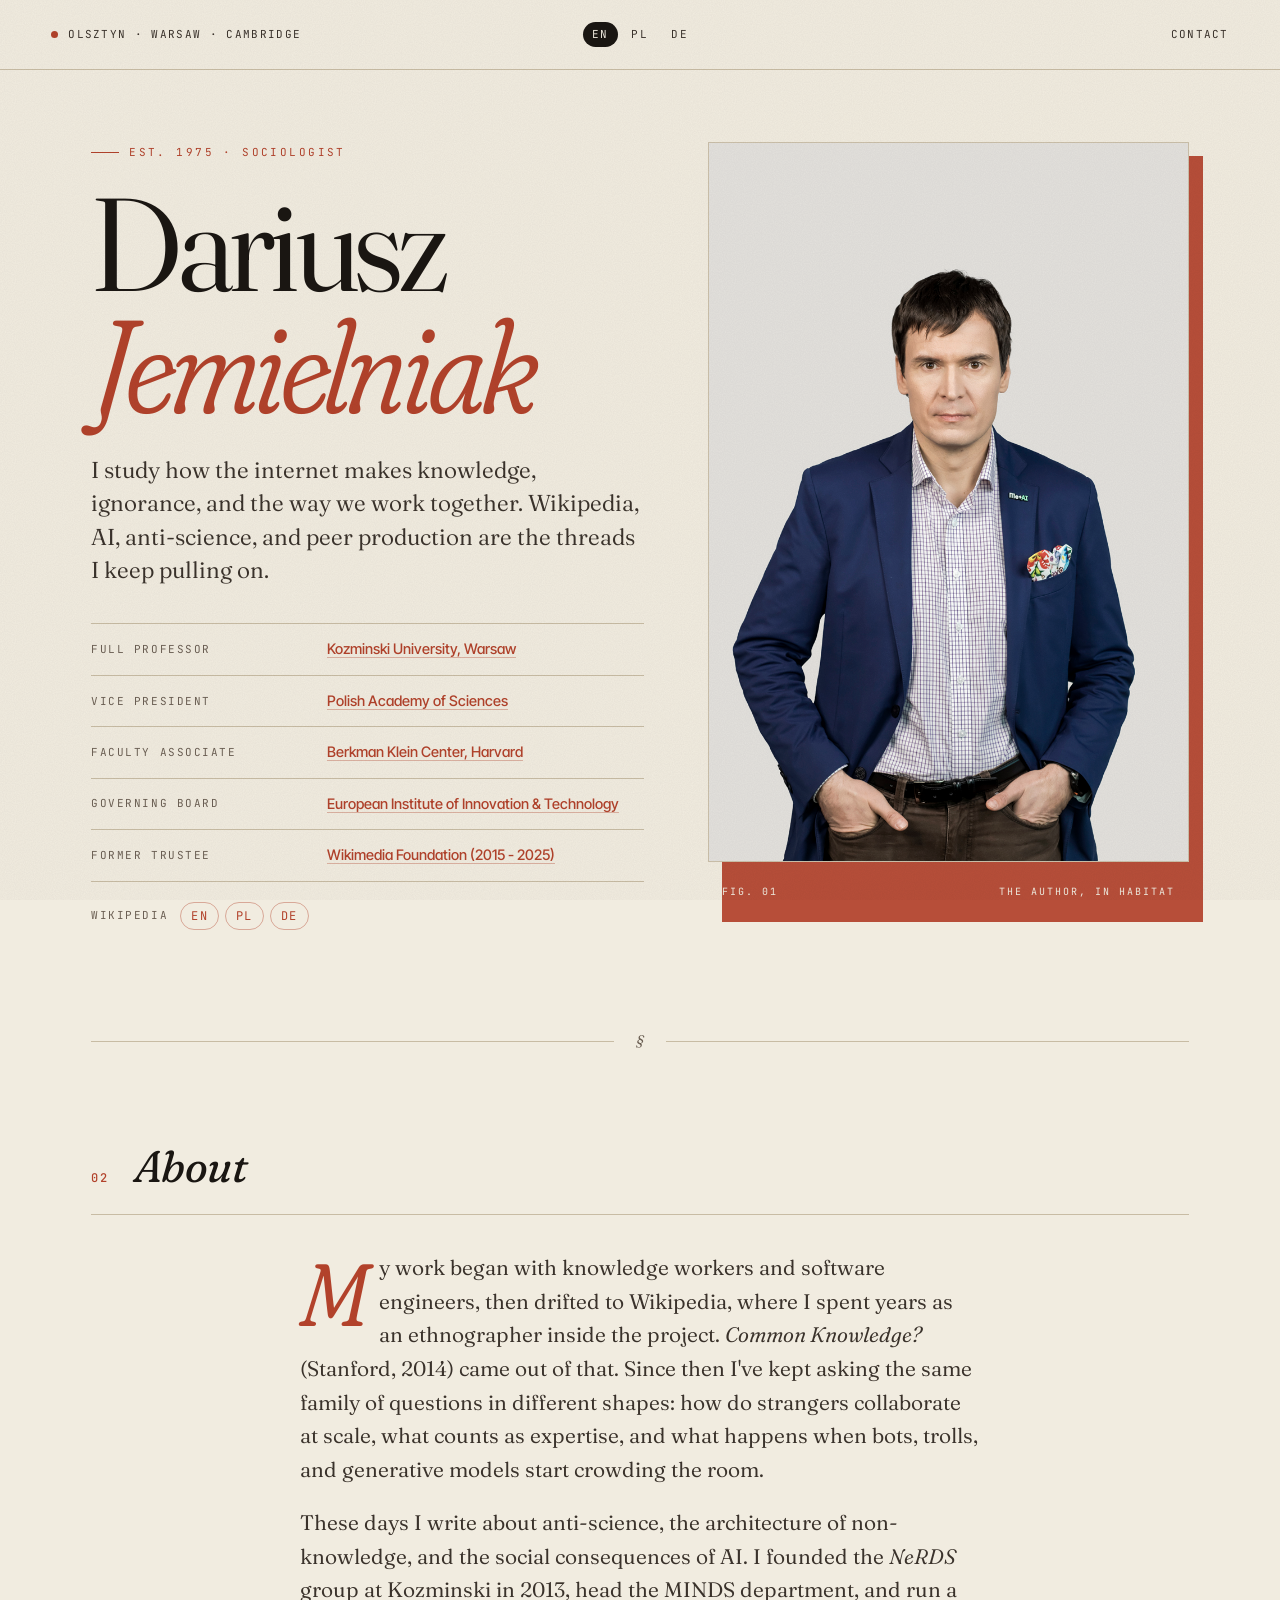
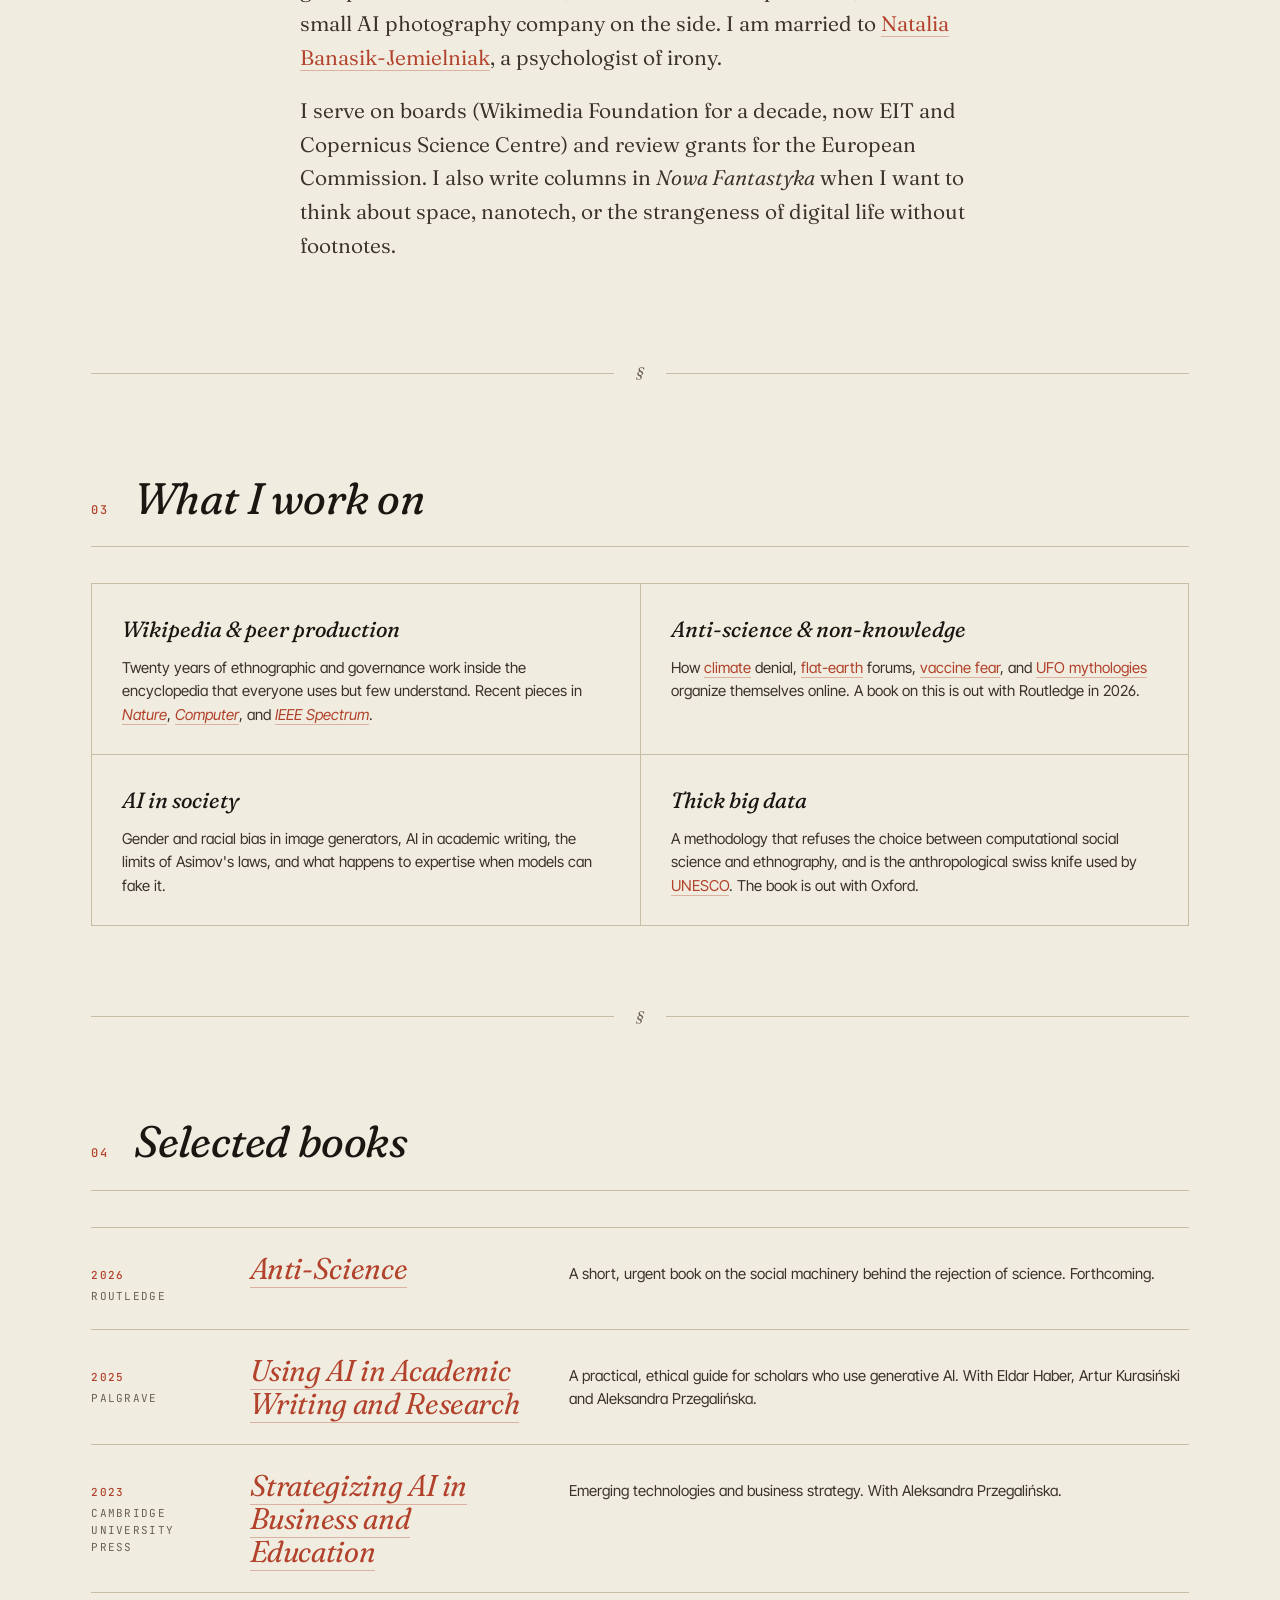
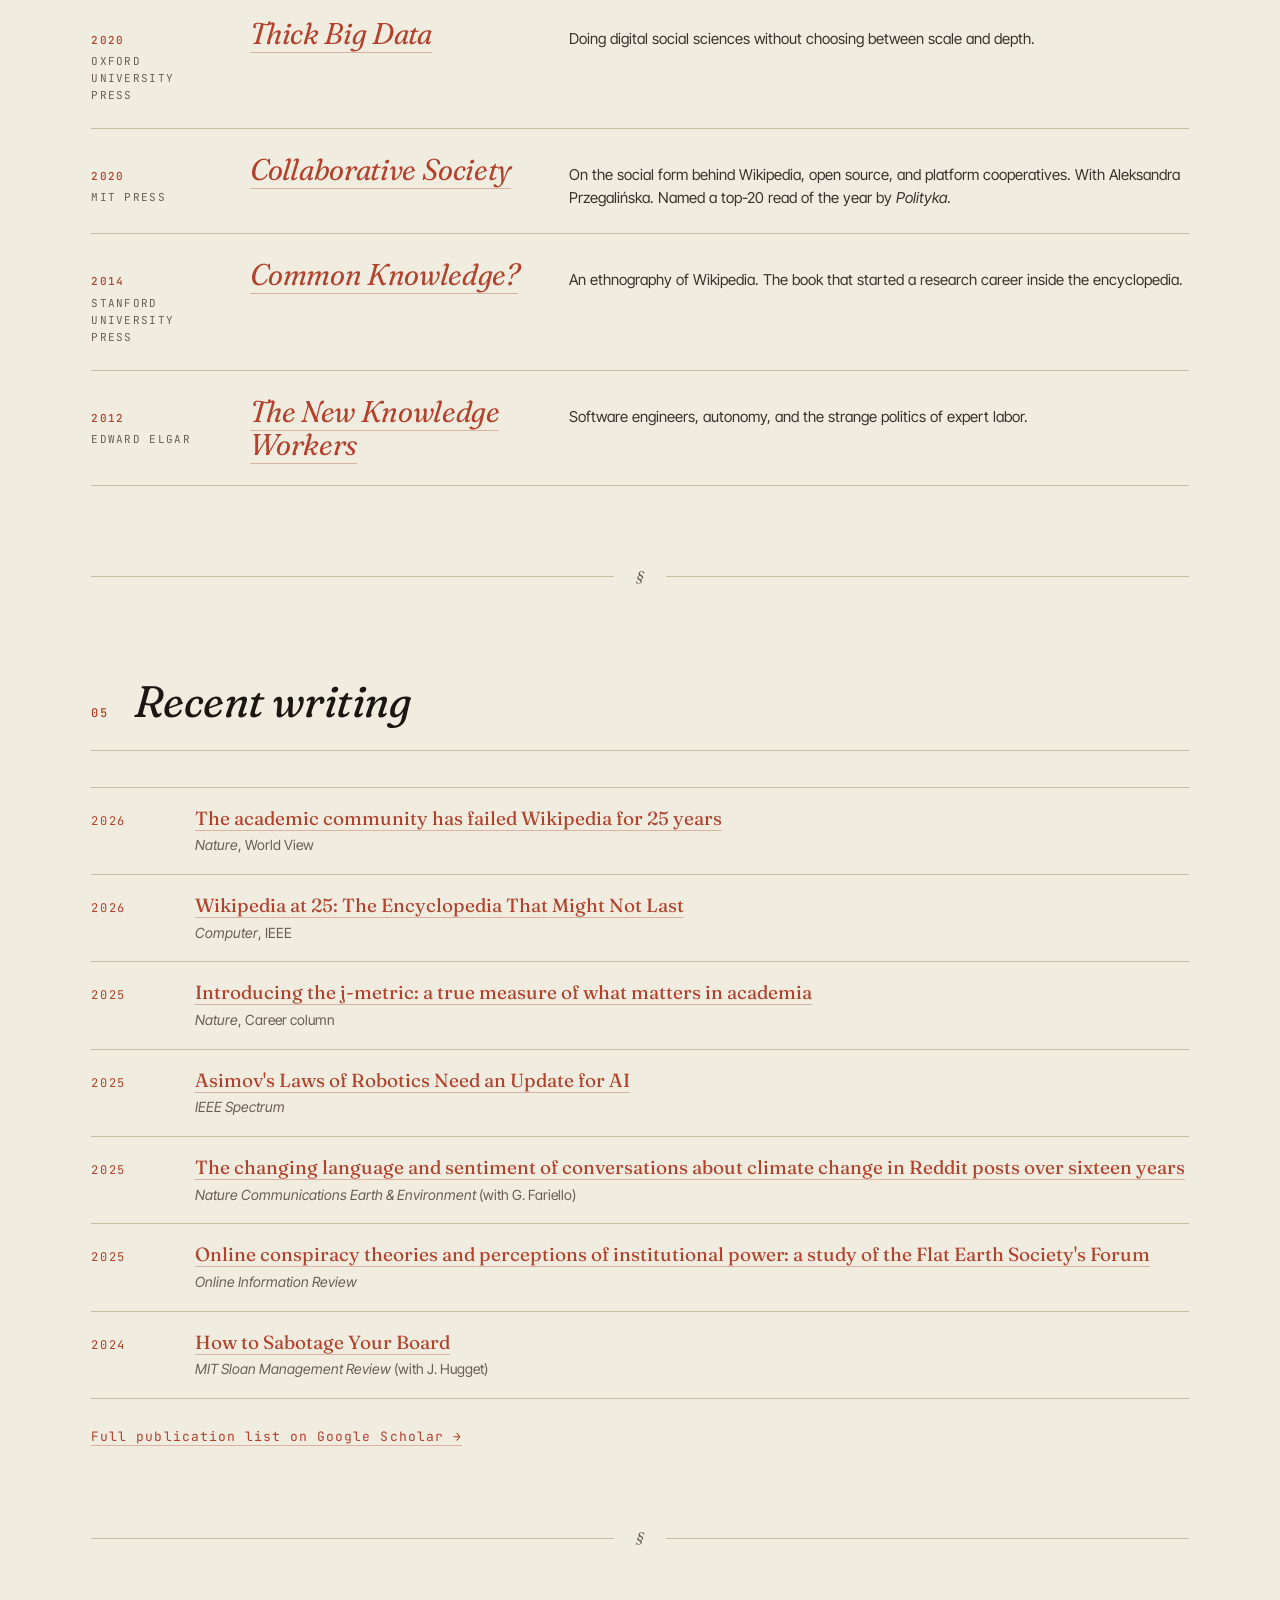
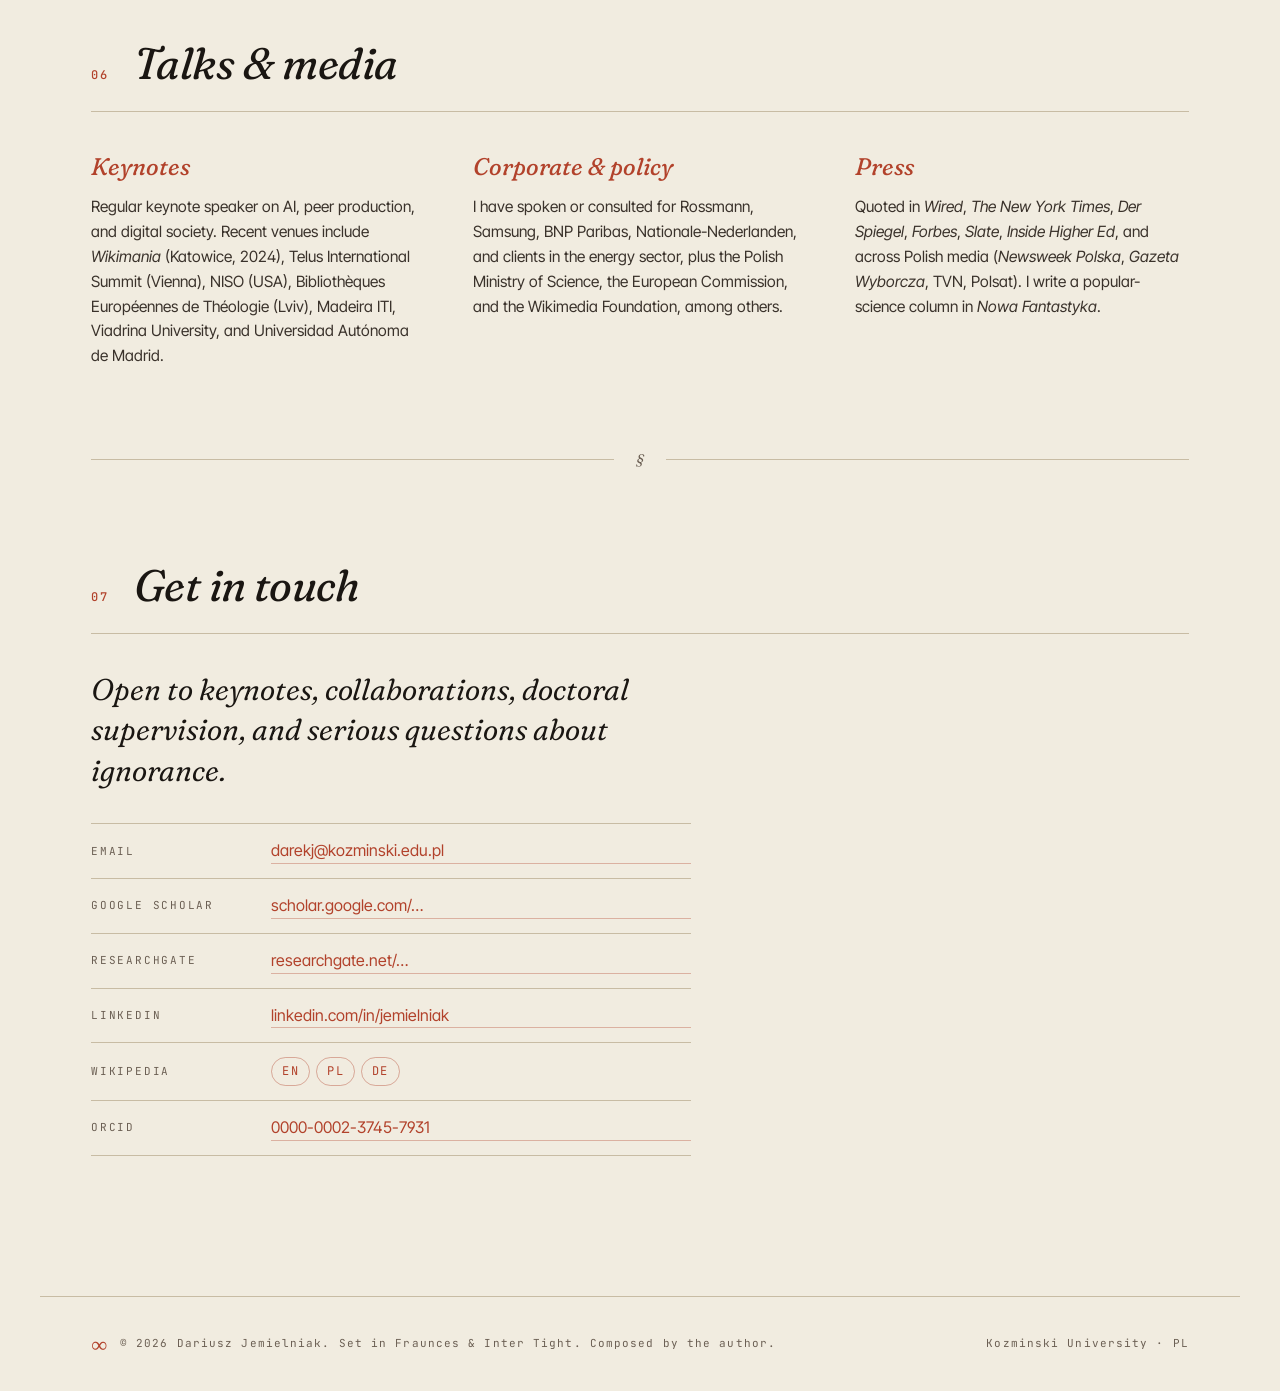
<file: index.html>
<!doctype html>
<html lang="en">
<head>
  <meta charset="utf-8" />
  <meta name="viewport" content="width=device-width, initial-scale=1" />
  <title>Dariusz Jemielniak</title>
  <meta name="description" content="Dariusz Jemielniak: sociologist of digital societies. Full Professor at Kozminski University, Vice President of the Polish Academy of Sciences, Faculty Associate at Harvard's Berkman Klein Center." />
  <meta name="author" content="Dariusz Jemielniak" />

  <meta property="og:title" content="Dariusz Jemielniak" />
  <meta property="og:description" content="Sociologist of digital societies. Wikipedia, AI, and the architecture of non-knowledge." />
  <meta property="og:type" content="profile" />
  <meta property="og:image" content="https://jemielniak.org/assets/portrait.jpg" />
  <meta name="twitter:card" content="summary_large_image" />
  <meta property="og:url" content="https://jemielniak.org/" />
  <meta name="twitter:image" content="https://jemielniak.org/assets/portrait.jpg" />

  <link rel="canonical" href="https://jemielniak.org/" />
  <link rel="alternate" hreflang="en" href="https://jemielniak.org/" />
  <link rel="alternate" hreflang="pl" href="https://jemielniak.org/pl/" />
  <link rel="alternate" hreflang="de" href="https://jemielniak.org/de/" />
  <link rel="alternate" hreflang="x-default" href="https://jemielniak.org/" />

  <link rel="preconnect" href="https://fonts.googleapis.com" />
  <link rel="preconnect" href="https://fonts.gstatic.com" crossorigin />
  <link href="https://fonts.googleapis.com/css2?family=Fraunces:opsz,wght,SOFT,WONK@9..144,300..900,0..100,0..1&family=Inter+Tight:wght@300;400;500;600&family=JetBrains+Mono:wght@400;500&display=swap" rel="stylesheet" />

  <link rel="stylesheet" href="styles.css" />
  <link rel="icon" type="image/svg+xml" href="data:image/svg+xml,%3Csvg xmlns='http://www.w3.org/2000/svg' viewBox='0 0 100 100'%3E%3Ctext x='50' y='68' text-anchor='middle' font-family='Georgia,serif' font-size='72' font-style='italic' fill='%23B2422B'%3Edj%3C/text%3E%3C/svg%3E" />

  <script>
    // Set early so the reveal CSS applies only when JS is on.
    document.documentElement.classList.add("js");
  </script>
  <script type="application/ld+json">
{
  "@context": "https://schema.org",
  "@type": "Person",
  "name": "Dariusz Jemielniak",
  "url": "https://jemielniak.org/",
  "image": "https://jemielniak.org/assets/portrait.jpg",
  "jobTitle": "Sociologist",
  "description": "Sociologist of digital societies. Full Professor at Kozminski University, Vice President of the Polish Academy of Sciences, Faculty Associate at Harvard's Berkman Klein Center.",
  "affiliation": {
    "@type": "Organization",
    "name": "Kozminski University"
  },
  "sameAs": [
    "https://en.wikipedia.org/wiki/Dariusz_Jemielniak",
    "https://pl.wikipedia.org/wiki/Dariusz_Jemielniak",
    "https://de.wikipedia.org/wiki/Dariusz_Jemielniak",
    "https://scholar.google.com/citations?user=rqW2VUsAAAAJ",
    "https://orcid.org/0000-0002-3745-7931",
    "https://www.researchgate.net/profile/Dariusz-Jemielniak",
    "https://www.linkedin.com/in/jemielniak/",
    "https://cyber.harvard.edu/people/djemielniak",
    "https://pan.pl/en/members/dariusz-jemielniak/"
  ]
}
  </script>
</head>
<body>

<div class="grain" aria-hidden="true"></div>

<header class="masthead">
  <div class="mast-left">
    <span class="meta-dot"></span>
    <span class="meta-text">Olsztyn &middot; Warsaw &middot; Cambridge</span>
  </div>
  <div class="mast-center">
    <nav class="lang-switch" aria-label="Language">
      <span class="current" aria-current="page">EN</span>
      <a href="/pl/" hreflang="pl">PL</a>
      <a href="/de/" hreflang="de">DE</a>
    </nav>
  </div>
  <div class="mast-right">
    <a href="#contact">Contact</a>
  </div>
</header>

<main>

  <!-- ============ HERO ============ -->
  <section class="hero">
    <div class="hero-grid">
      <div class="hero-text">
        <p class="kicker">Est. 1975 &middot; Sociologist</p>
        <h1 class="display">
          Dariusz<br />
          <em>Jemielniak</em>
        </h1>
        <p class="lede">
          I study how the internet makes knowledge, ignorance, and the way we work together. Wikipedia, AI, anti-science, and peer production are the threads I keep pulling on.
        </p>
        <ul class="roles">
          <li><span class="role-label">Full Professor</span><span class="role-org"><a href="https://www.kozminski.edu.pl/en/community/card/prof-dariusz-jemielniak" target="_blank" rel="noopener">Kozminski University, Warsaw</a></span></li>
          <li><span class="role-label">Vice President</span><span class="role-org"><a href="https://pan.pl/en/members/dariusz-jemielniak/" target="_blank" rel="noopener">Polish Academy of Sciences</a></span></li>
          <li><span class="role-label">Faculty Associate</span><span class="role-org"><a href="https://cyber.harvard.edu/people/djemielniak" target="_blank" rel="noopener">Berkman Klein Center, Harvard</a></span></li>
          <li><span class="role-label">Governing Board</span><span class="role-org"><a href="https://www.eit.europa.eu/about-us/eit-governance/eit-governing-board" target="_blank" rel="noopener">European Institute of Innovation &amp; Technology</a></span></li>
          <li><span class="role-label">Former Trustee</span><span class="role-org"><a href="https://wikimediafoundation.org/news/2024/12/19/welcome-community-affiliate-selected-trustees/" target="_blank" rel="noopener">Wikimedia Foundation (2015 - 2025)</a></span></li>
        </ul>
        <p class="hero-wiki"><span class="hero-wiki-label">Wikipedia</span><span class="wiki-langs"><a href="https://en.wikipedia.org/wiki/Dariusz_Jemielniak" target="_blank" rel="noopener" hreflang="en">EN</a><a href="https://pl.wikipedia.org/wiki/Dariusz_Jemielniak" target="_blank" rel="noopener" hreflang="pl">PL</a><a href="https://de.wikipedia.org/wiki/Dariusz_Jemielniak" target="_blank" rel="noopener" hreflang="de">DE</a></span></p>
      </div>

      <figure class="portrait">
        <img src="assets/portrait.jpg" alt="Portrait of Dariusz Jemielniak" />
        <figcaption>
          <span>fig. 01</span>
          <span>the author, in habitat</span>
        </figcaption>
      </figure>
    </div>
  </section>

  <!-- ============ DIVIDER ============ -->
  <div class="rule"><span>&sect;</span></div>

  <!-- ============ ABOUT ============ -->
  <section class="about" id="about">
    <div class="section-head">
      <span class="num">02</span>
      <h2>About</h2>
    </div>
    <div class="about-body">
      <p>
        My work began with knowledge workers and software engineers, then drifted to Wikipedia, where I spent years as an ethnographer inside the project. <em>Common Knowledge?</em> (Stanford, 2014) came out of that. Since then I've kept asking the same family of questions in different shapes: how do strangers collaborate at scale, what counts as expertise, and what happens when bots, trolls, and generative models start crowding the room.
      </p>
      <p>
        These days I write about anti-science, the architecture of non-knowledge, and the social consequences of AI. I founded the <em>NeRDS</em> group at Kozminski in 2013, head the MINDS department, and run a small AI photography company on the side. I am married to <a href="https://scholar.google.com/citations?user=ql5gD4UAAAAJ&amp;hl=en" target="_blank" rel="noopener">Natalia Banasik-Jemielniak</a>, a psychologist of irony.
      </p>
      <p>
        I serve on boards (Wikimedia Foundation for a decade, now EIT and Copernicus Science Centre) and review grants for the European Commission. I also write columns in <em>Nowa Fantastyka</em> when I want to think about space, nanotech, or the strangeness of digital life without footnotes.
      </p>
    </div>
  </section>

  <div class="rule"><span>&sect;</span></div>

  <!-- ============ WHAT I WORK ON ============ -->
  <section class="themes" id="research">
    <div class="section-head">
      <span class="num">03</span>
      <h2>What I work on</h2>
    </div>
    <div class="themes-grid">
      <article class="theme">
        <h3>Wikipedia &amp; peer production</h3>
        <p>Twenty years of ethnographic and governance work inside the encyclopedia that everyone uses but few understand. Recent pieces in <a href="https://www.nature.com/articles/d41586-026-00075-0" target="_blank" rel="noopener"><em>Nature</em></a>, <a href="https://www.computer.org/csdl/magazine/co/2026/05/11503356/2gdlgLOslEs" target="_blank" rel="noopener"><em>Computer</em></a>, and <a href="https://spectrum.ieee.org/wikipedia-at-25" target="_blank" rel="noopener"><em>IEEE Spectrum</em></a>.</p>
      </article>
      <article class="theme">
        <h3>Anti-science &amp; non-knowledge</h3>
        <p>How <a href="https://www.nature.com/articles/s43247-024-01974-8" target="_blank" rel="noopener">climate</a> denial, <a href="https://www.sciencedirect.com/org/science/article/abs/pii/S1468452725000435" target="_blank" rel="noopener">flat-earth</a> forums, <a href="https://journals.sagepub.com/doi/10.1177/00113921261441892" target="_blank" rel="noopener">vaccine fear</a>, and <a href="https://www.nature.com/articles/s41599-025-04799-8" target="_blank" rel="noopener">UFO mythologies</a> organize themselves online. A book on this is out with Routledge in 2026.</p>
      </article>
      <article class="theme">
        <h3>AI in society</h3>
        <p>Gender and racial bias in image generators, AI in academic writing, the limits of Asimov's laws, and what happens to expertise when models can fake it.</p>
      </article>
      <article class="theme">
        <h3>Thick big data</h3>
        <p>A methodology that refuses the choice between computational social science and ethnography, and is the anthropological swiss knife used by <a href="https://unesdoc.unesco.org/ark:/48223/pf0000384921" target="_blank" rel="noopener">UNESCO</a>. The book is out with Oxford.</p>
      </article>
    </div>
  </section>

  <div class="rule"><span>&sect;</span></div>

  <!-- ============ BOOKS ============ -->
  <section class="books" id="books">
    <div class="section-head">
      <span class="num">04</span>
      <h2>Selected books</h2>
    </div>
    <div class="books-list">

      <article class="book">
        <div class="book-meta">
          <span class="year">2026</span>
          <span class="pub">Routledge</span>
        </div>
        <h3 class="book-title"><a href="https://www.routledge.com/Anti-Science-Shortcuts-to-a-Big-Idea/Jemielniak/p/book/9781041212980" target="_blank" rel="noopener">Anti-Science</a></h3>
        <p class="book-note">A short, urgent book on the social machinery behind the rejection of science. Forthcoming.</p>
      </article>

      <article class="book">
        <div class="book-meta">
          <span class="year">2025</span>
          <span class="pub">Palgrave</span>
        </div>
        <h3 class="book-title"><a href="https://link.springer.com/book/10.1007/978-3-031-91705-9" target="_blank" rel="noopener">Using AI in Academic Writing and Research</a></h3>
        <p class="book-note">A practical, ethical guide for scholars who use generative AI. With Eldar Haber, Artur Kurasiński and Aleksandra Przegalińska.</p>
      </article>

      <article class="book">
        <div class="book-meta">
          <span class="year">2023</span>
          <span class="pub">Cambridge University Press</span>
        </div>
        <h3 class="book-title"><a href="https://www.cambridge.org/gb/universitypress/subjects/management/strategic-management/strategizing-ai-business-and-education-emerging-technologies-and-business-strategy?format=PB" target="_blank" rel="noopener">Strategizing AI in Business and Education</a></h3>
        <p class="book-note">Emerging technologies and business strategy. With Aleksandra Przegalińska.</p>
      </article>

      <article class="book">
        <div class="book-meta">
          <span class="year">2020</span>
          <span class="pub">Oxford University Press</span>
        </div>
        <h3 class="book-title"><a href="https://global.oup.com/academic/product/thick-big-data-9780198839705" target="_blank" rel="noopener">Thick Big Data</a></h3>
        <p class="book-note">Doing digital social sciences without choosing between scale and depth.</p>
      </article>

      <article class="book">
        <div class="book-meta">
          <span class="year">2020</span>
          <span class="pub">MIT Press</span>
        </div>
        <h3 class="book-title"><a href="https://mitpress.mit.edu/9780262537919/collaborative-society/" target="_blank" rel="noopener">Collaborative Society</a></h3>
        <p class="book-note">On the social form behind Wikipedia, open source, and platform cooperatives. With Aleksandra Przegalińska. Named a top-20 read of the year by <em>Polityka</em>.</p>
      </article>

      <article class="book">
        <div class="book-meta">
          <span class="year">2014</span>
          <span class="pub">Stanford University Press</span>
        </div>
        <h3 class="book-title"><a href="https://www.sup.org/books/sociology/common-knowledge" target="_blank" rel="noopener">Common Knowledge?</a></h3>
        <p class="book-note">An ethnography of Wikipedia. The book that started a research career inside the encyclopedia.</p>
      </article>

      <article class="book">
        <div class="book-meta">
          <span class="year">2012</span>
          <span class="pub">Edward Elgar</span>
        </div>
        <h3 class="book-title"><a href="https://www.elgaronline.com/monobook/9781848447530.xml" target="_blank" rel="noopener">The New Knowledge Workers</a></h3>
        <p class="book-note">Software engineers, autonomy, and the strange politics of expert labor.</p>
      </article>

    </div>
  </section>

  <div class="rule"><span>&sect;</span></div>

  <!-- ============ RECENT WRITING ============ -->
  <section class="papers" id="papers">
    <div class="section-head">
      <span class="num">05</span>
      <h2>Recent writing</h2>
    </div>
    <ul class="paper-list">
      <li>
        <span class="paper-year">2026</span>
        <div class="paper-body">
          <p class="paper-title"><a href="https://www.nature.com/articles/d41586-026-00075-0" target="_blank" rel="noopener">The academic community has failed Wikipedia for 25 years</a></p>
          <p class="paper-venue"><em>Nature</em>, World View</p>
        </div>
      </li>
      <li>
        <span class="paper-year">2026</span>
        <div class="paper-body">
          <p class="paper-title"><a href="https://www.computer.org/csdl/magazine/co/2026/05/11503356/2gdlgLOslEs" target="_blank" rel="noopener">Wikipedia at 25: The Encyclopedia That Might Not Last</a></p>
          <p class="paper-venue"><em>Computer</em>, IEEE</p>
        </div>
      </li>
      <li>
        <span class="paper-year">2025</span>
        <div class="paper-body">
          <p class="paper-title"><a href="https://www.nature.com/articles/d41586-025-03349-1" target="_blank" rel="noopener">Introducing the j-metric: a true measure of what matters in academia</a></p>
          <p class="paper-venue"><em>Nature</em>, Career column</p>
        </div>
      </li>
      <li>
        <span class="paper-year">2025</span>
        <div class="paper-body">
          <p class="paper-title"><a href="https://spectrum.ieee.org/isaac-asimov-robotics" target="_blank" rel="noopener">Asimov's Laws of Robotics Need an Update for AI</a></p>
          <p class="paper-venue"><em>IEEE Spectrum</em></p>
        </div>
      </li>
      <li>
        <span class="paper-year">2025</span>
        <div class="paper-body">
          <p class="paper-title"><a href="https://www.nature.com/articles/s43247-024-01974-8" target="_blank" rel="noopener">The changing language and sentiment of conversations about climate change in Reddit posts over sixteen years</a></p>
          <p class="paper-venue"><em>Nature Communications Earth &amp; Environment</em> (with G. Fariello)</p>
        </div>
      </li>
      <li>
        <span class="paper-year">2025</span>
        <div class="paper-body">
          <p class="paper-title"><a href="https://www.sciencedirect.com/org/science/article/abs/pii/S1468452725000435" target="_blank" rel="noopener">Online conspiracy theories and perceptions of institutional power: a study of the Flat Earth Society's Forum</a></p>
          <p class="paper-venue"><em>Online Information Review</em></p>
        </div>
      </li>
      <li>
        <span class="paper-year">2024</span>
        <div class="paper-body">
          <p class="paper-title"><a href="https://sloanreview.mit.edu/article/how-to-sabotage-your-board/" target="_blank" rel="noopener">How to Sabotage Your Board</a></p>
          <p class="paper-venue"><em>MIT Sloan Management Review</em> (with J. Hugget)</p>
        </div>
      </li>
    </ul>
    <p class="papers-cta">
      <a href="https://scholar.google.com/citations?hl=pl&amp;user=rqW2VUsAAAAJ&amp;view_op=list_works" target="_blank" rel="noopener">Full publication list on Google Scholar &rarr;</a>
    </p>
  </section>

  <div class="rule"><span>&sect;</span></div>

  <!-- ============ TALKS & MEDIA ============ -->
  <section class="talks" id="talks">
    <div class="section-head">
      <span class="num">06</span>
      <h2>Talks &amp; media</h2>
    </div>
    <div class="talks-grid">
      <div>
        <h3>Keynotes</h3>
        <p>Regular keynote speaker on AI, peer production, and digital society. Recent venues include <em>Wikimania</em> (Katowice, 2024), Telus International Summit (Vienna), NISO (USA), Bibliothèques Européennes de Théologie (Lviv), Madeira ITI, Viadrina University, and Universidad Autónoma de Madrid.</p>
      </div>
      <div>
        <h3>Corporate &amp; policy</h3>
        <p>I have spoken or consulted for Rossmann, Samsung, BNP Paribas, Nationale-Nederlanden, and clients in the energy sector, plus the Polish Ministry of Science, the European Commission, and the Wikimedia Foundation, among others.</p>
      </div>
      <div>
        <h3>Press</h3>
        <p>Quoted in <em>Wired</em>, <em>The New York Times</em>, <em>Der Spiegel</em>, <em>Forbes</em>, <em>Slate</em>, <em>Inside Higher Ed</em>, and across Polish media (<em>Newsweek Polska</em>, <em>Gazeta Wyborcza</em>, TVN, Polsat). I write a popular-science column in <em>Nowa Fantastyka</em>.</p>
      </div>
    </div>
  </section>

  <div class="rule"><span>&sect;</span></div>

  <!-- ============ CONTACT ============ -->
  <section class="contact" id="contact">
    <div class="section-head">
      <span class="num">07</span>
      <h2>Get in touch</h2>
    </div>
    <div class="contact-body">
      <p class="contact-lede">
        Open to keynotes, collaborations, doctoral supervision, and serious questions about ignorance.
      </p>
      <ul class="links">
        <li>
          <span class="link-label">Email</span>
          <a href="mailto:darekj@kozminski.edu.pl">darekj@kozminski.edu.pl</a>
        </li>
        <li>
          <span class="link-label">Google Scholar</span>
          <a href="https://scholar.google.com/citations?hl=pl&amp;user=rqW2VUsAAAAJ&amp;view_op=list_works" target="_blank" rel="noopener">scholar.google.com/&hellip;</a>
        </li>
        <li>
          <span class="link-label">ResearchGate</span>
          <a href="https://www.researchgate.net/profile/Dariusz-Jemielniak" target="_blank" rel="noopener">researchgate.net/&hellip;</a>
        </li>
        <li>
          <span class="link-label">LinkedIn</span>
          <a href="https://www.linkedin.com/in/jemielniak/" target="_blank" rel="noopener">linkedin.com/in/jemielniak</a>
        </li>
        <li>
          <span class="link-label">Wikipedia</span>
          <span class="wiki-langs">
            <a href="https://en.wikipedia.org/wiki/Dariusz_Jemielniak" target="_blank" rel="noopener" hreflang="en">EN</a>
            <a href="https://pl.wikipedia.org/wiki/Dariusz_Jemielniak" target="_blank" rel="noopener" hreflang="pl">PL</a>
            <a href="https://de.wikipedia.org/wiki/Dariusz_Jemielniak" target="_blank" rel="noopener" hreflang="de">DE</a>
          </span>
        </li>
        <li>
          <span class="link-label">ORCID</span>
          <a href="https://orcid.org/0000-0002-3745-7931" target="_blank" rel="noopener">0000-0002-3745-7931</a>
        </li>
      </ul>
    </div>
  </section>

</main>

<footer class="colophon">
  <div>
    <span class="foot-mark">&infin;</span>
    <p>&copy; <span id="year">2026</span> Dariusz Jemielniak. Set in Fraunces &amp; Inter Tight. Composed by the author.</p>
  </div>
  <div class="foot-meta">
    <span>Kozminski University &middot; PL</span>
  </div>
</footer>

<script src="script.js"></script>
</body>
</html>
</file>
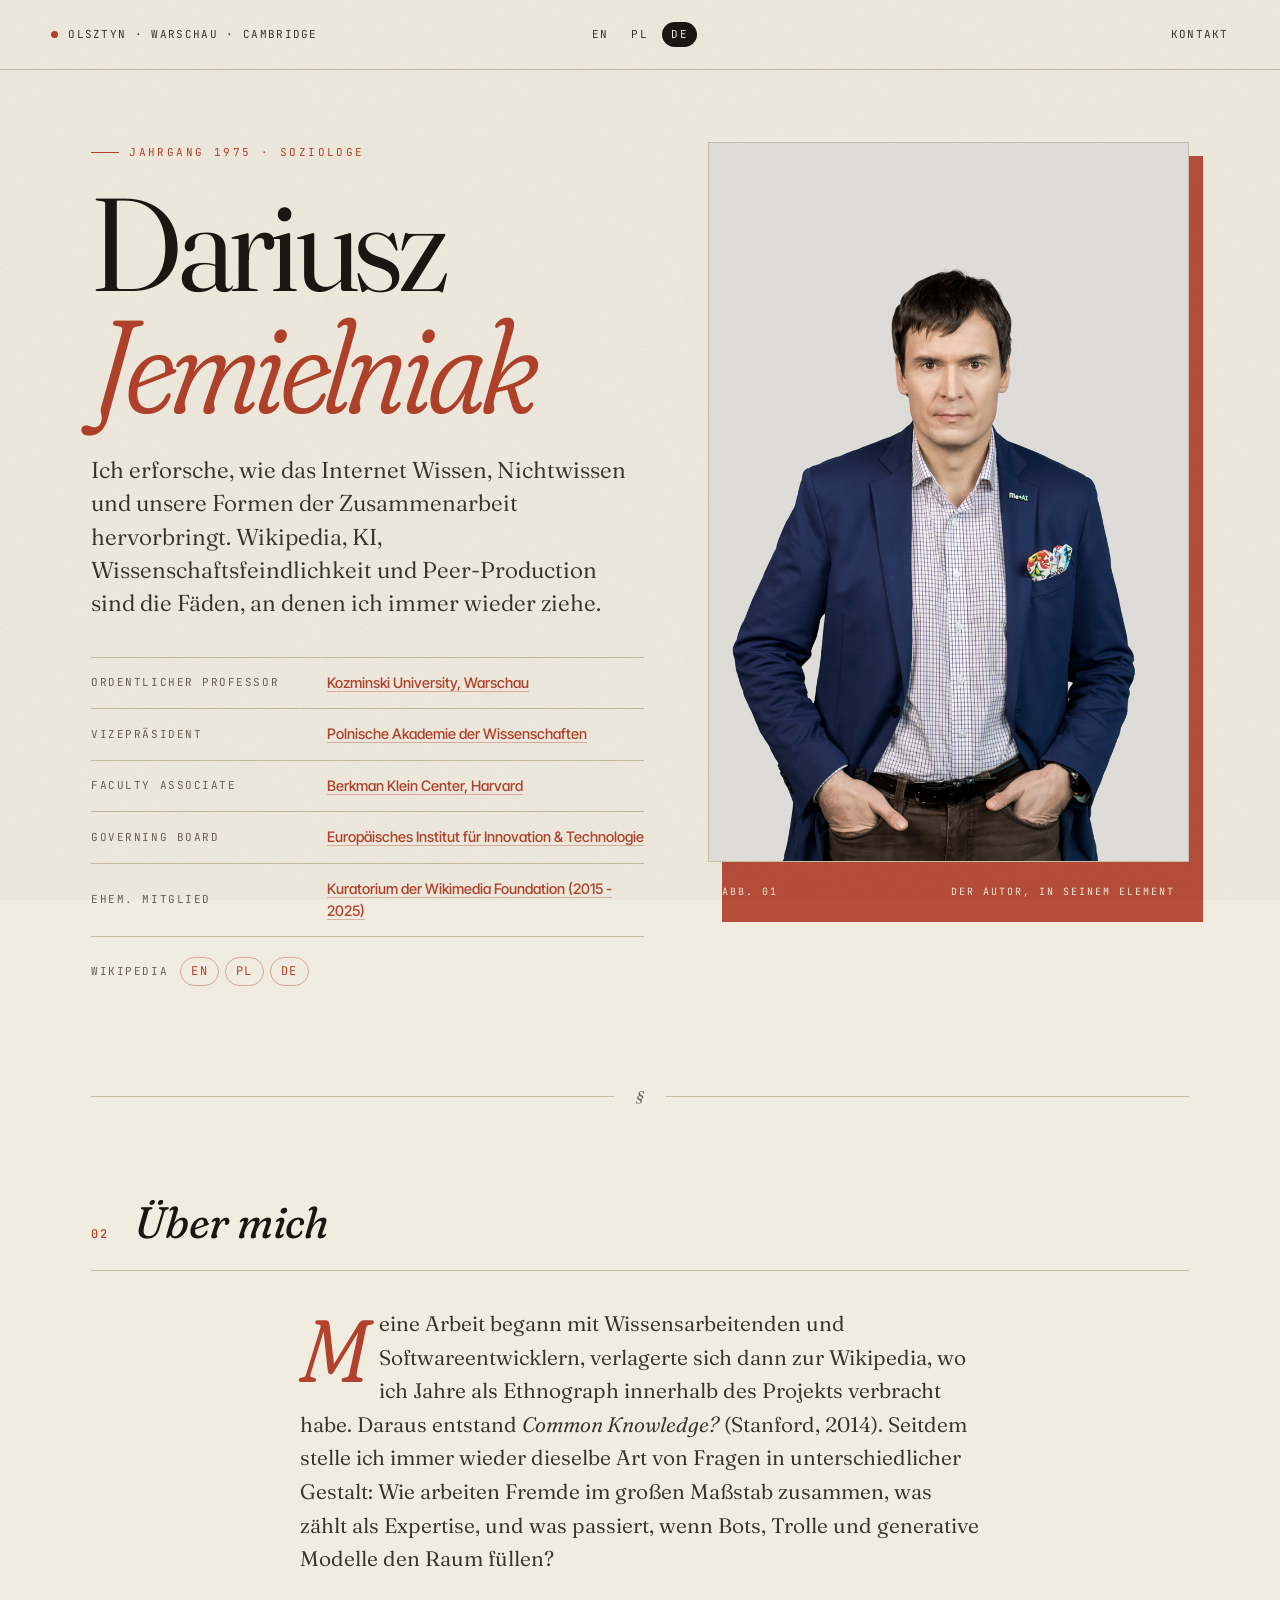
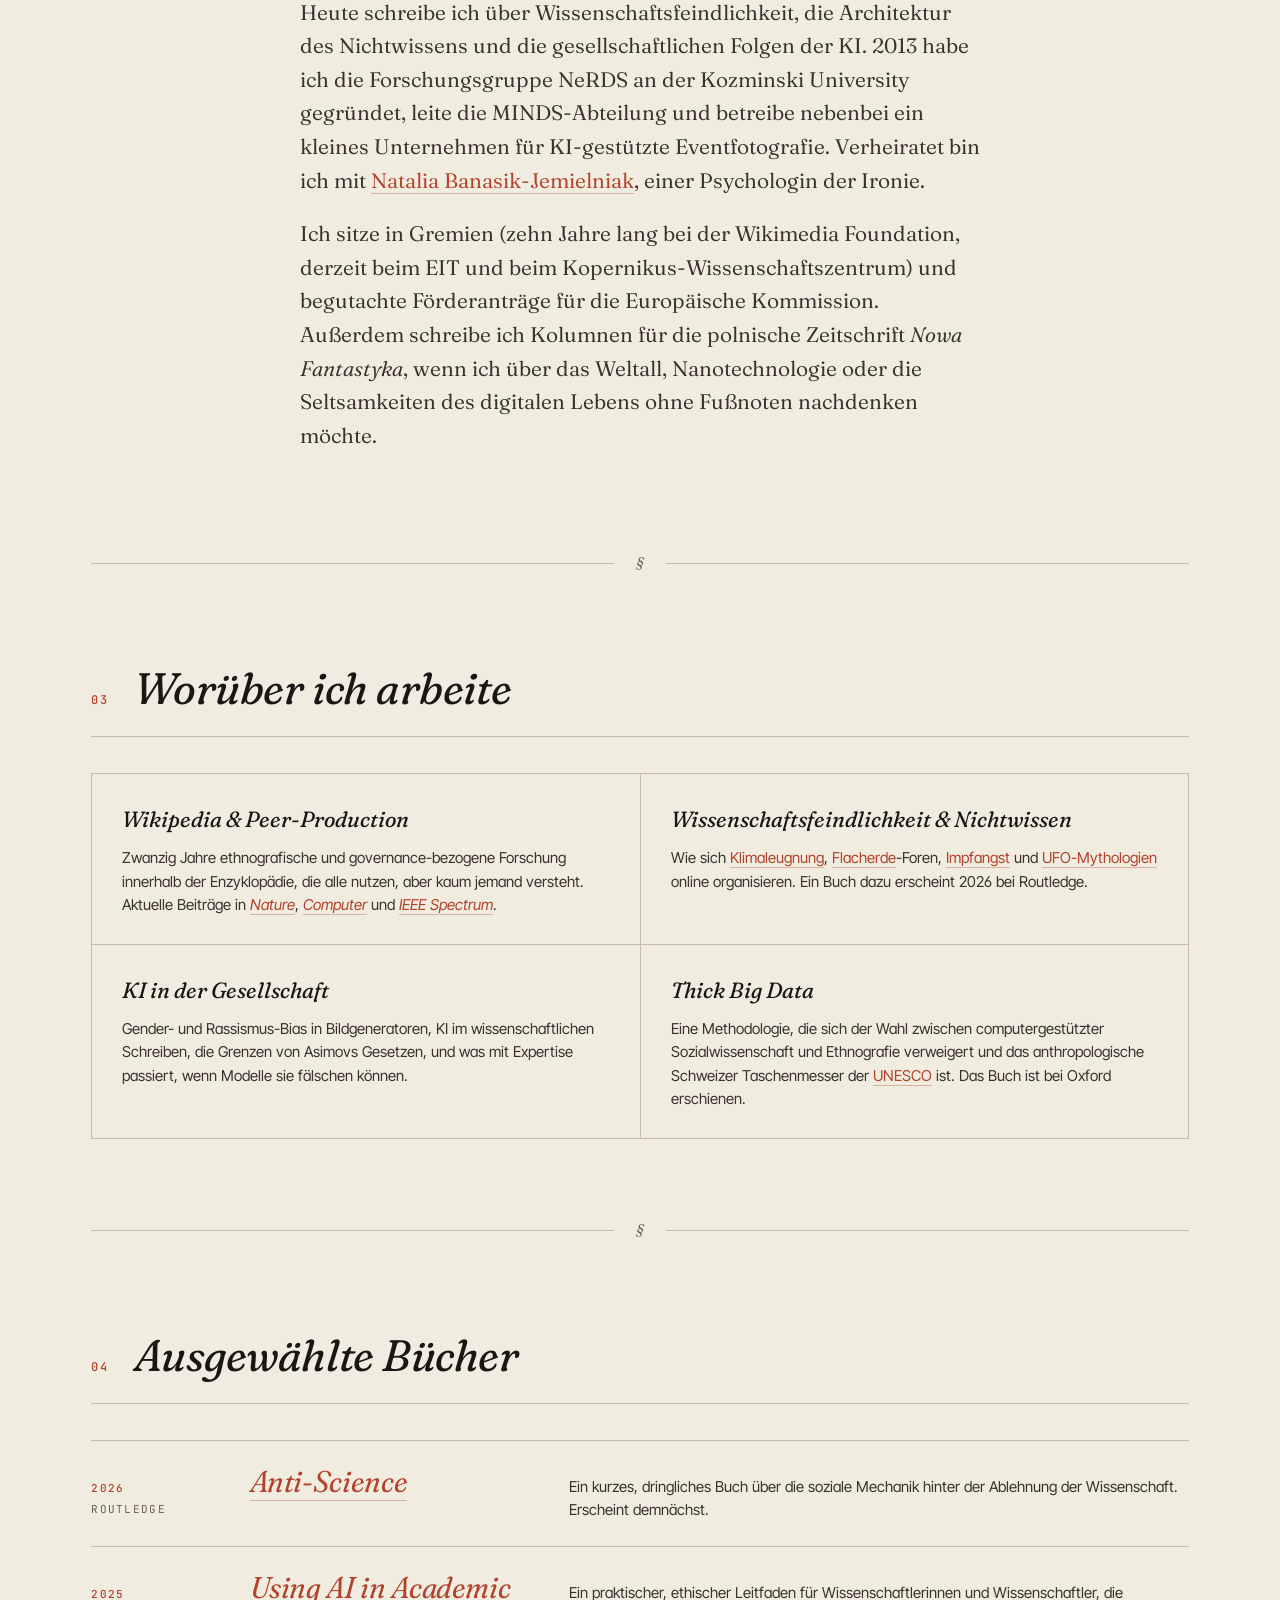
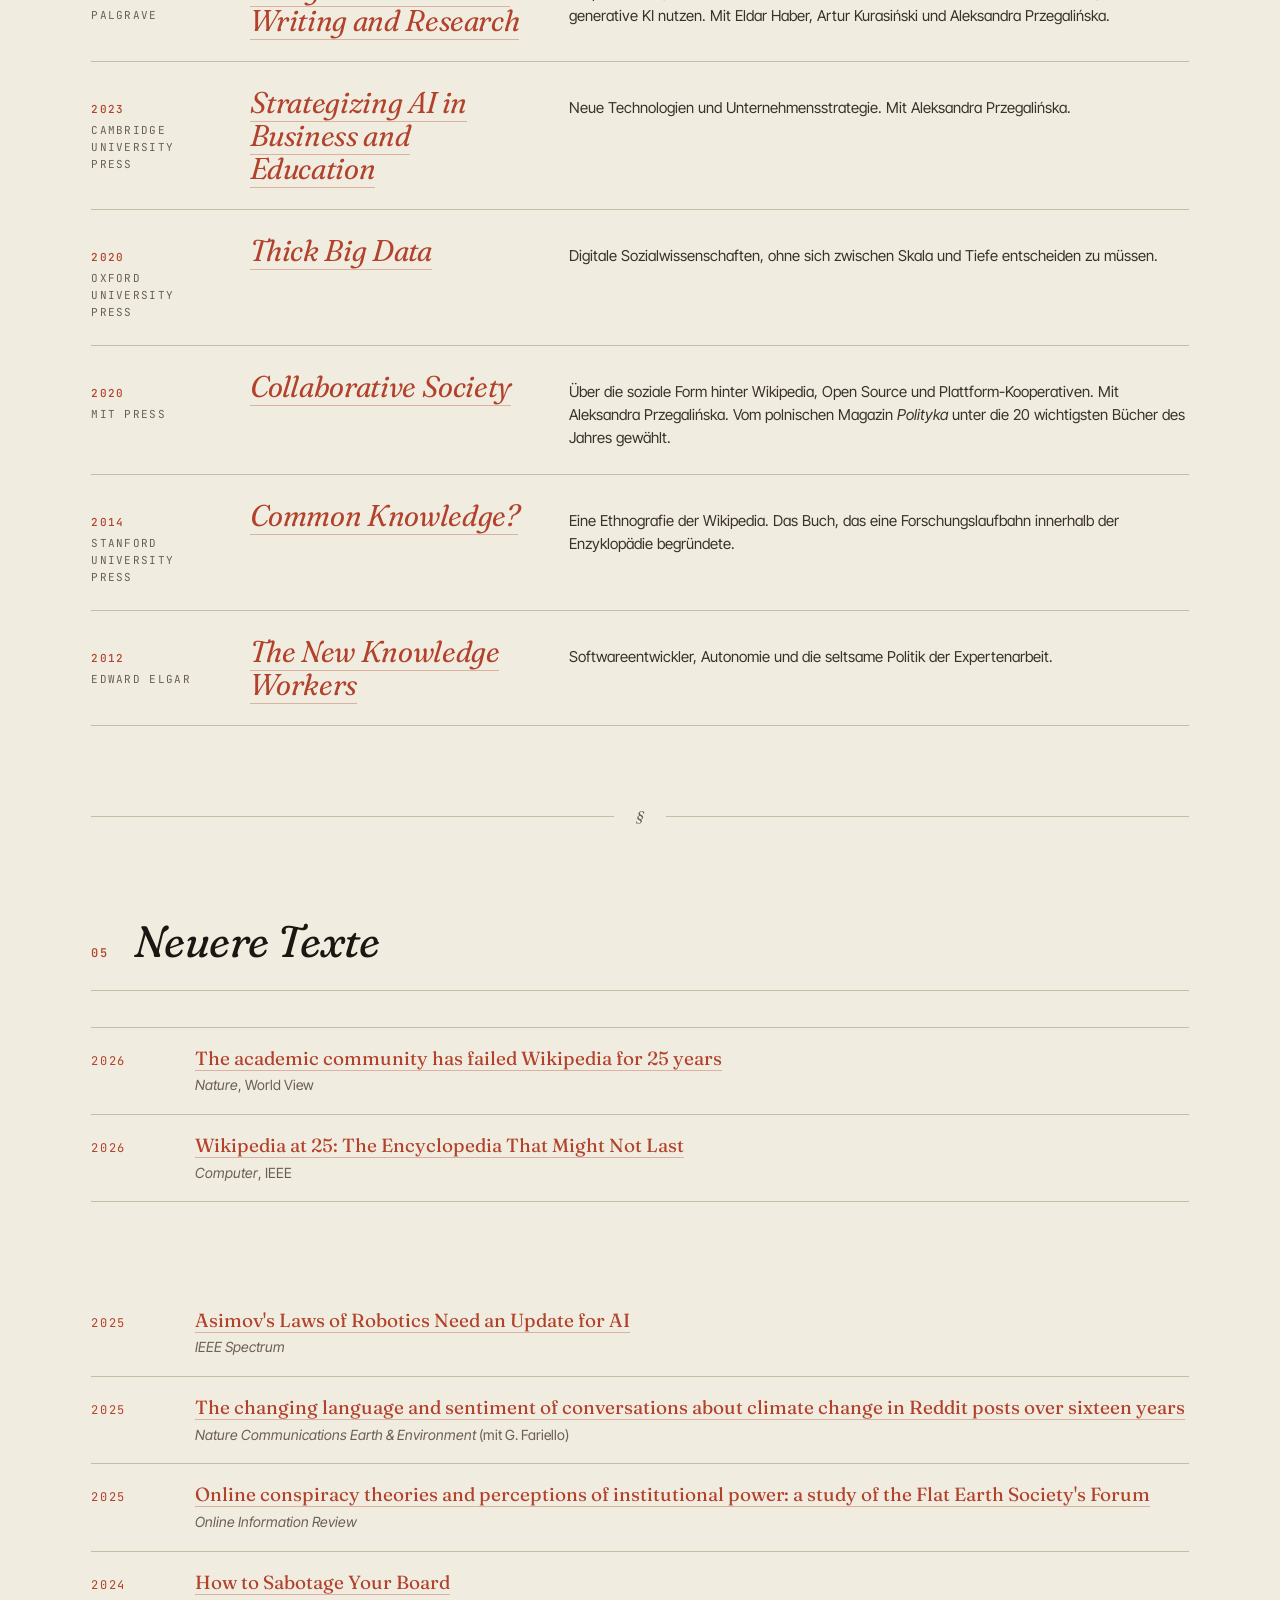
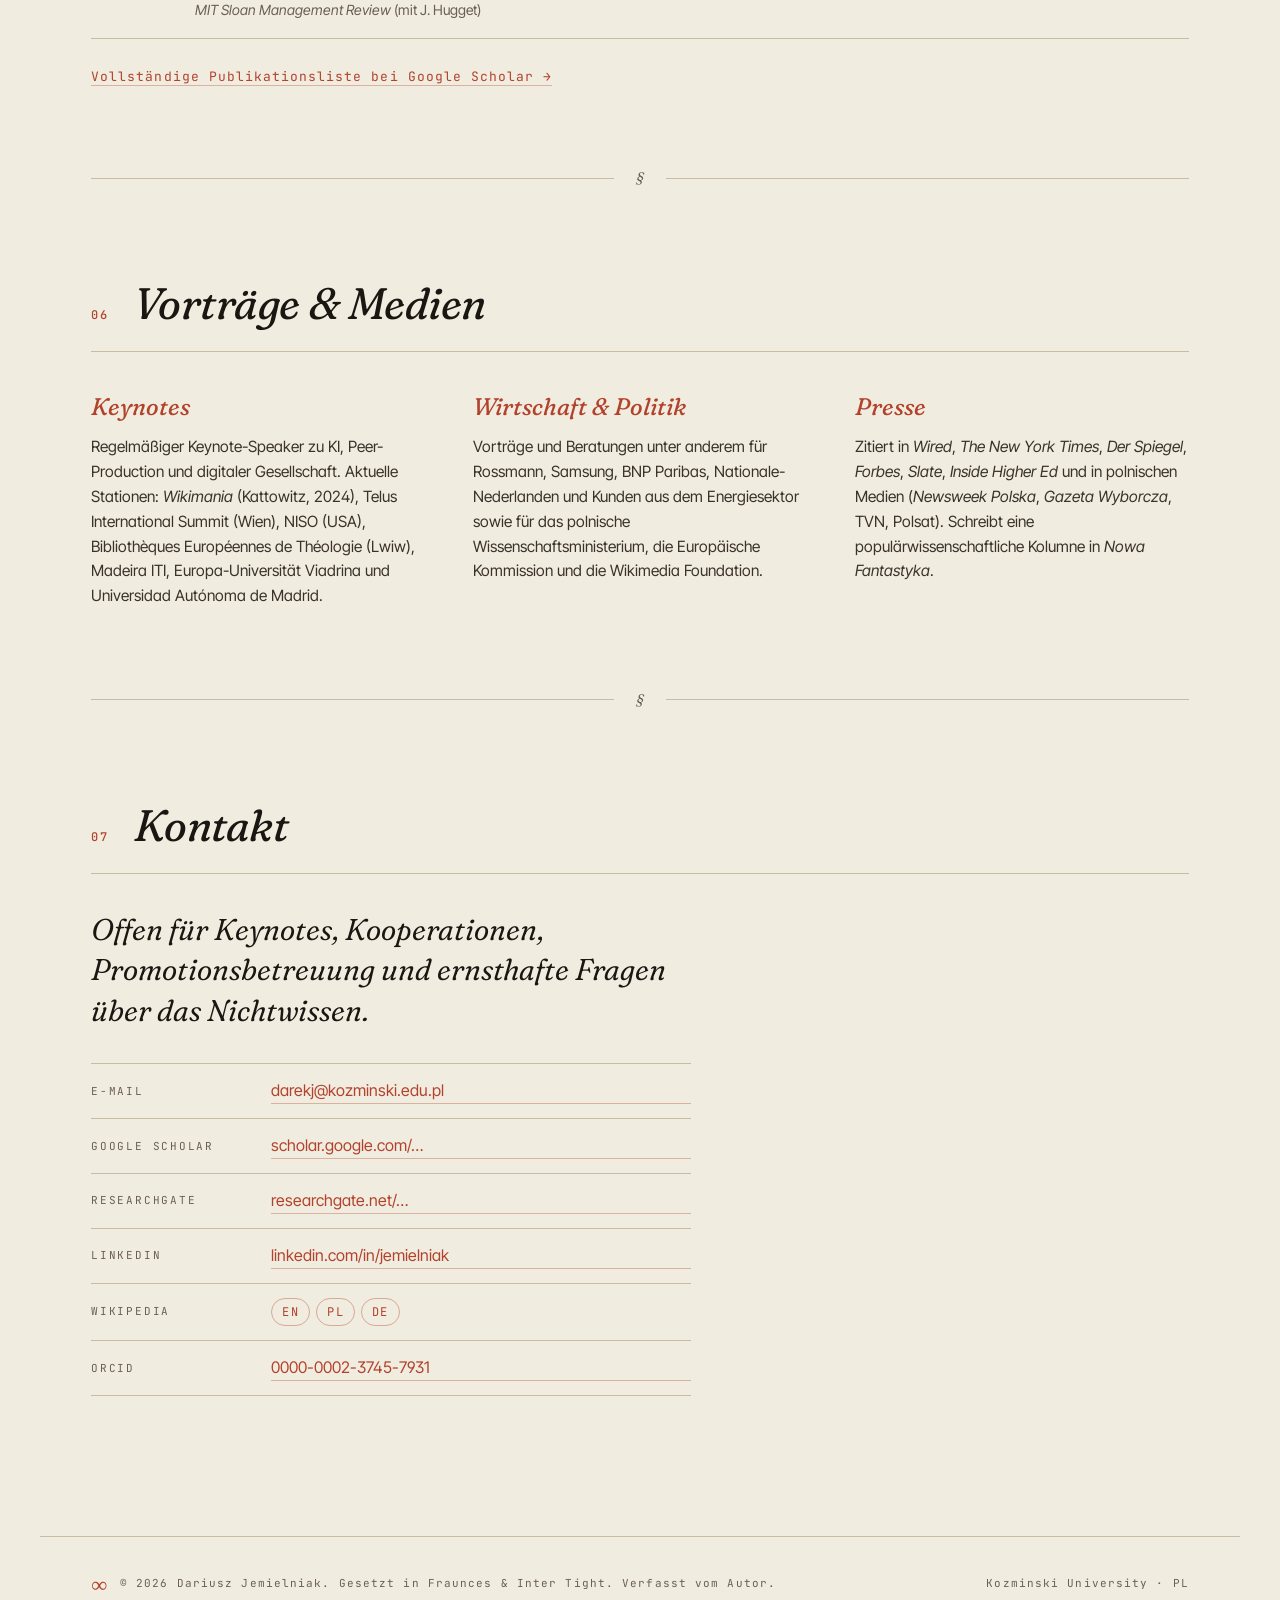
<file: de/index.html>
<!doctype html>
<html lang="de">
<head>
  <meta charset="utf-8" />
  <meta name="viewport" content="width=device-width, initial-scale=1" />
  <title>Dariusz Jemielniak</title>
  <meta name="description" content="Dariusz Jemielniak: Soziologe digitaler Gesellschaften. Ordentlicher Professor an der Kozminski University, Vizepräsident der Polnischen Akademie der Wissenschaften, Faculty Associate am Berkman Klein Center in Harvard." />
  <meta name="author" content="Dariusz Jemielniak" />

  <meta property="og:title" content="Dariusz Jemielniak" />
  <meta property="og:description" content="Soziologe digitaler Gesellschaften. Wikipedia, KI und die Architektur des Nichtwissens." />
  <meta property="og:type" content="profile" />
  <meta property="og:image" content="https://jemielniak.org/assets/portrait.jpg" />
  <meta name="twitter:card" content="summary_large_image" />
  <meta property="og:url" content="https://jemielniak.org/de/" />
  <meta name="twitter:image" content="https://jemielniak.org/assets/portrait.jpg" />

  <link rel="canonical" href="https://jemielniak.org/de/" />
  <link rel="alternate" hreflang="en" href="https://jemielniak.org/" />
  <link rel="alternate" hreflang="pl" href="https://jemielniak.org/pl/" />
  <link rel="alternate" hreflang="de" href="https://jemielniak.org/de/" />
  <link rel="alternate" hreflang="x-default" href="https://jemielniak.org/" />

  <link rel="preconnect" href="https://fonts.googleapis.com" />
  <link rel="preconnect" href="https://fonts.gstatic.com" crossorigin />
  <link href="https://fonts.googleapis.com/css2?family=Fraunces:opsz,wght,SOFT,WONK@9..144,300..900,0..100,0..1&family=Inter+Tight:wght@300;400;500;600&family=JetBrains+Mono:wght@400;500&display=swap" rel="stylesheet" />

  <link rel="stylesheet" href="../styles.css" />
  <link rel="icon" type="image/svg+xml" href="data:image/svg+xml,%3Csvg xmlns='http://www.w3.org/2000/svg' viewBox='0 0 100 100'%3E%3Ctext x='50' y='68' text-anchor='middle' font-family='Georgia,serif' font-size='72' font-style='italic' fill='%23B2422B'%3Edj%3C/text%3E%3C/svg%3E" />

  <script>
    document.documentElement.classList.add("js");
  </script>
  <script type="application/ld+json">
{
  "@context": "https://schema.org",
  "@type": "Person",
  "name": "Dariusz Jemielniak",
  "url": "https://jemielniak.org/de/",
  "image": "https://jemielniak.org/assets/portrait.jpg",
  "jobTitle": "Soziologe",
  "description": "Soziologe digitaler Gesellschaften. Ordentlicher Professor an der Kozminski University, Vizepräsident der Polnischen Akademie der Wissenschaften, Faculty Associate am Berkman Klein Center in Harvard.",
  "affiliation": {
    "@type": "Organization",
    "name": "Kozminski University"
  },
  "sameAs": [
    "https://en.wikipedia.org/wiki/Dariusz_Jemielniak",
    "https://pl.wikipedia.org/wiki/Dariusz_Jemielniak",
    "https://de.wikipedia.org/wiki/Dariusz_Jemielniak",
    "https://scholar.google.com/citations?user=rqW2VUsAAAAJ",
    "https://orcid.org/0000-0002-3745-7931",
    "https://www.researchgate.net/profile/Dariusz-Jemielniak",
    "https://www.linkedin.com/in/jemielniak/",
    "https://cyber.harvard.edu/people/djemielniak",
    "https://pan.pl/en/members/dariusz-jemielniak/"
  ]
}
  </script>
</head>
<body>

<div class="grain" aria-hidden="true"></div>

<header class="masthead">
  <div class="mast-left">
    <span class="meta-dot"></span>
    <span class="meta-text">Olsztyn &middot; Warschau &middot; Cambridge</span>
  </div>
  <div class="mast-center">
    <nav class="lang-switch" aria-label="Sprache">
      <a href="/" hreflang="en">EN</a>
      <a href="/pl/" hreflang="pl">PL</a>
      <span class="current" aria-current="page">DE</span>
    </nav>
  </div>
  <div class="mast-right">
    <a href="#contact">Kontakt</a>
  </div>
</header>

<main>

  <!-- HERO -->
  <section class="hero">
    <div class="hero-grid">
      <div class="hero-text">
        <p class="kicker">Jahrgang 1975 &middot; Soziologe</p>
        <h1 class="display">
          Dariusz<br />
          <em>Jemielniak</em>
        </h1>
        <p class="lede">
          Ich erforsche, wie das Internet Wissen, Nichtwissen und unsere Formen der Zusammenarbeit hervorbringt. Wikipedia, KI, Wissenschaftsfeindlichkeit und Peer-Production sind die Fäden, an denen ich immer wieder ziehe.
        </p>
        <ul class="roles">
          <li><span class="role-label">Ordentlicher Professor</span><span class="role-org"><a href="https://www.kozminski.edu.pl/en/community/card/prof-dariusz-jemielniak" target="_blank" rel="noopener">Kozminski University, Warschau</a></span></li>
          <li><span class="role-label">Vizepräsident</span><span class="role-org"><a href="https://pan.pl/en/members/dariusz-jemielniak/" target="_blank" rel="noopener">Polnische Akademie der Wissenschaften</a></span></li>
          <li><span class="role-label">Faculty Associate</span><span class="role-org"><a href="https://cyber.harvard.edu/people/djemielniak" target="_blank" rel="noopener">Berkman Klein Center, Harvard</a></span></li>
          <li><span class="role-label">Governing Board</span><span class="role-org"><a href="https://www.eit.europa.eu/about-us/eit-governance/eit-governing-board" target="_blank" rel="noopener">Europäisches Institut für Innovation &amp; Technologie</a></span></li>
          <li><span class="role-label">Ehem. Mitglied</span><span class="role-org"><a href="https://wikimediafoundation.org/news/2024/12/19/welcome-community-affiliate-selected-trustees/" target="_blank" rel="noopener">Kuratorium der Wikimedia Foundation (2015 - 2025)</a></span></li>
        </ul>
        <p class="hero-wiki"><span class="hero-wiki-label">Wikipedia</span><span class="wiki-langs"><a href="https://en.wikipedia.org/wiki/Dariusz_Jemielniak" target="_blank" rel="noopener" hreflang="en">EN</a><a href="https://pl.wikipedia.org/wiki/Dariusz_Jemielniak" target="_blank" rel="noopener" hreflang="pl">PL</a><a href="https://de.wikipedia.org/wiki/Dariusz_Jemielniak" target="_blank" rel="noopener" hreflang="de">DE</a></span></p>
      </div>

      <figure class="portrait">
        <img src="../assets/portrait.jpg" alt="Porträt von Dariusz Jemielniak" />
        <figcaption>
          <span>Abb. 01</span>
          <span>der Autor, in seinem Element</span>
        </figcaption>
      </figure>
    </div>
  </section>

  <div class="rule"><span>&sect;</span></div>

  <!-- ABOUT -->
  <section class="about" id="about">
    <div class="section-head">
      <span class="num">02</span>
      <h2>Über mich</h2>
    </div>
    <div class="about-body">
      <p>
        Meine Arbeit begann mit Wissensarbeitenden und Softwareentwicklern, verlagerte sich dann zur Wikipedia, wo ich Jahre als Ethnograph innerhalb des Projekts verbracht habe. Daraus entstand <em>Common Knowledge?</em> (Stanford, 2014). Seitdem stelle ich immer wieder dieselbe Art von Fragen in unterschiedlicher Gestalt: Wie arbeiten Fremde im großen Maßstab zusammen, was zählt als Expertise, und was passiert, wenn Bots, Trolle und generative Modelle den Raum füllen?
      </p>
      <p>
        Heute schreibe ich über Wissenschaftsfeindlichkeit, die Architektur des Nichtwissens und die gesellschaftlichen Folgen der KI. 2013 habe ich die Forschungsgruppe NeRDS an der Kozminski University gegründet, leite die MINDS-Abteilung und betreibe nebenbei ein kleines Unternehmen für KI-gestützte Eventfotografie. Verheiratet bin ich mit <a href="https://scholar.google.com/citations?user=ql5gD4UAAAAJ&amp;hl=de" target="_blank" rel="noopener">Natalia Banasik-Jemielniak</a>, einer Psychologin der Ironie.
      </p>
      <p>
        Ich sitze in Gremien (zehn Jahre lang bei der Wikimedia Foundation, derzeit beim EIT und beim Kopernikus-Wissenschaftszentrum) und begutachte Förderanträge für die Europäische Kommission. Außerdem schreibe ich Kolumnen für die polnische Zeitschrift <em>Nowa Fantastyka</em>, wenn ich über das Weltall, Nanotechnologie oder die Seltsamkeiten des digitalen Lebens ohne Fußnoten nachdenken möchte.
      </p>
    </div>
  </section>

  <div class="rule"><span>&sect;</span></div>

  <!-- THEMES -->
  <section class="themes" id="research">
    <div class="section-head">
      <span class="num">03</span>
      <h2>Worüber ich arbeite</h2>
    </div>
    <div class="themes-grid">
      <article class="theme">
        <h3>Wikipedia &amp; Peer-Production</h3>
        <p>Zwanzig Jahre ethnografische und governance-bezogene Forschung innerhalb der Enzyklopädie, die alle nutzen, aber kaum jemand versteht. Aktuelle Beiträge in <a href="https://www.nature.com/articles/d41586-026-00075-0" target="_blank" rel="noopener"><em>Nature</em></a>, <a href="https://www.computer.org/csdl/magazine/co/2026/05/11503356/2gdlgLOslEs" target="_blank" rel="noopener"><em>Computer</em></a> und <a href="https://spectrum.ieee.org/wikipedia-at-25" target="_blank" rel="noopener"><em>IEEE Spectrum</em></a>.</p>
      </article>
      <article class="theme">
        <h3>Wissenschaftsfeindlichkeit &amp; Nichtwissen</h3>
        <p>Wie sich <a href="https://www.nature.com/articles/s43247-024-01974-8" target="_blank" rel="noopener">Klimaleugnung</a>, <a href="https://www.sciencedirect.com/org/science/article/abs/pii/S1468452725000435" target="_blank" rel="noopener">Flacherde</a>-Foren, <a href="https://journals.sagepub.com/doi/10.1177/00113921261441892" target="_blank" rel="noopener">Impfangst</a> und <a href="https://www.nature.com/articles/s41599-025-04799-8" target="_blank" rel="noopener">UFO-Mythologien</a> online organisieren. Ein Buch dazu erscheint 2026 bei Routledge.</p>
      </article>
      <article class="theme">
        <h3>KI in der Gesellschaft</h3>
        <p>Gender- und Rassismus-Bias in Bildgeneratoren, KI im wissenschaftlichen Schreiben, die Grenzen von Asimovs Gesetzen, und was mit Expertise passiert, wenn Modelle sie fälschen können.</p>
      </article>
      <article class="theme">
        <h3>Thick Big Data</h3>
        <p>Eine Methodologie, die sich der Wahl zwischen computergestützter Sozialwissenschaft und Ethnografie verweigert und das anthropologische Schweizer Taschenmesser der <a href="https://unesdoc.unesco.org/ark:/48223/pf0000384921" target="_blank" rel="noopener">UNESCO</a> ist. Das Buch ist bei Oxford erschienen.</p>
      </article>
    </div>
  </section>

  <div class="rule"><span>&sect;</span></div>

  <!-- BOOKS -->
  <section class="books" id="books">
    <div class="section-head">
      <span class="num">04</span>
      <h2>Ausgewählte Bücher</h2>
    </div>
    <div class="books-list">

      <article class="book">
        <div class="book-meta">
          <span class="year">2026</span>
          <span class="pub">Routledge</span>
        </div>
        <h3 class="book-title"><a href="https://www.routledge.com/Anti-Science-Shortcuts-to-a-Big-Idea/Jemielniak/p/book/9781041212980" target="_blank" rel="noopener">Anti-Science</a></h3>
        <p class="book-note">Ein kurzes, dringliches Buch über die soziale Mechanik hinter der Ablehnung der Wissenschaft. Erscheint demnächst.</p>
      </article>

      <article class="book">
        <div class="book-meta">
          <span class="year">2025</span>
          <span class="pub">Palgrave</span>
        </div>
        <h3 class="book-title"><a href="https://link.springer.com/book/10.1007/978-3-031-91705-9" target="_blank" rel="noopener">Using AI in Academic Writing and Research</a></h3>
        <p class="book-note">Ein praktischer, ethischer Leitfaden für Wissenschaftlerinnen und Wissenschaftler, die generative KI nutzen. Mit Eldar Haber, Artur Kurasiński und Aleksandra Przegalińska.</p>
      </article>

      <article class="book">
        <div class="book-meta">
          <span class="year">2023</span>
          <span class="pub">Cambridge University Press</span>
        </div>
        <h3 class="book-title"><a href="https://www.cambridge.org/gb/universitypress/subjects/management/strategic-management/strategizing-ai-business-and-education-emerging-technologies-and-business-strategy?format=PB" target="_blank" rel="noopener">Strategizing AI in Business and Education</a></h3>
        <p class="book-note">Neue Technologien und Unternehmensstrategie. Mit Aleksandra Przegalińska.</p>
      </article>

      <article class="book">
        <div class="book-meta">
          <span class="year">2020</span>
          <span class="pub">Oxford University Press</span>
        </div>
        <h3 class="book-title"><a href="https://global.oup.com/academic/product/thick-big-data-9780198839705" target="_blank" rel="noopener">Thick Big Data</a></h3>
        <p class="book-note">Digitale Sozialwissenschaften, ohne sich zwischen Skala und Tiefe entscheiden zu müssen.</p>
      </article>

      <article class="book">
        <div class="book-meta">
          <span class="year">2020</span>
          <span class="pub">MIT Press</span>
        </div>
        <h3 class="book-title"><a href="https://mitpress.mit.edu/9780262537919/collaborative-society/" target="_blank" rel="noopener">Collaborative Society</a></h3>
        <p class="book-note">Über die soziale Form hinter Wikipedia, Open Source und Plattform-Kooperativen. Mit Aleksandra Przegalińska. Vom polnischen Magazin <em>Polityka</em> unter die 20 wichtigsten Bücher des Jahres gewählt.</p>
      </article>

      <article class="book">
        <div class="book-meta">
          <span class="year">2014</span>
          <span class="pub">Stanford University Press</span>
        </div>
        <h3 class="book-title"><a href="https://www.sup.org/books/sociology/common-knowledge" target="_blank" rel="noopener">Common Knowledge?</a></h3>
        <p class="book-note">Eine Ethnografie der Wikipedia. Das Buch, das eine Forschungslaufbahn innerhalb der Enzyklopädie begründete.</p>
      </article>

      <article class="book">
        <div class="book-meta">
          <span class="year">2012</span>
          <span class="pub">Edward Elgar</span>
        </div>
        <h3 class="book-title"><a href="https://www.elgaronline.com/monobook/9781848447530.xml" target="_blank" rel="noopener">The New Knowledge Workers</a></h3>
        <p class="book-note">Softwareentwickler, Autonomie und die seltsame Politik der Expertenarbeit.</p>
      </article>

    </div>
  </section>

  <div class="rule"><span>&sect;</span></div>

  <!-- PAPERS -->
  <section class="papers" id="papers">
    <div class="section-head">
      <span class="num">05</span>
      <h2>Neuere Texte</h2>
    </div>
    <ul class="paper-list">
      <li>
        <span class="paper-year">2026</span>
        <div class="paper-body">
          <p class="paper-title"><a href="https://www.nature.com/articles/d41586-026-00075-0" target="_blank" rel="noopener">The academic community has failed Wikipedia for 25 years</a></p>
          <p class="paper-venue"><em>Nature</em>, World View</p>
        </div>
      </li>
      <li>
        <span class="paper-year">2026</span>
        <div class="paper-body">
          <p class="paper-title"><a href="https://www.computer.org/csdl/magazine/co/2026/05/11503356/2gdlgLOslEs" target="_blank" rel="noopener">Wikipedia at 25: The Encyclopedia That Might Not Last</a></p>
          <p class="paper-venue"><em>Computer</em>, IEEE</p>
        </div>
      </li>
      <li>
        <span class="paper-year">2025</span>
        <div class="paper-body">
          <p class="paper-title"><a href="https://www.nature.com/articles/d41586-025-03349-1" target="_blank" rel="noopener">Introducing the j-metric: a true measure of what matters in academia</a></p>
          <p class="paper-venue"><em>Nature</em>, Career column</p>
        </div>
      </li>
      <li>
        <span class="paper-year">2025</span>
        <div class="paper-body">
          <p class="paper-title"><a href="https://spectrum.ieee.org/isaac-asimov-robotics" target="_blank" rel="noopener">Asimov's Laws of Robotics Need an Update for AI</a></p>
          <p class="paper-venue"><em>IEEE Spectrum</em></p>
        </div>
      </li>
      <li>
        <span class="paper-year">2025</span>
        <div class="paper-body">
          <p class="paper-title"><a href="https://www.nature.com/articles/s43247-024-01974-8" target="_blank" rel="noopener">The changing language and sentiment of conversations about climate change in Reddit posts over sixteen years</a></p>
          <p class="paper-venue"><em>Nature Communications Earth &amp; Environment</em> (mit G. Fariello)</p>
        </div>
      </li>
      <li>
        <span class="paper-year">2025</span>
        <div class="paper-body">
          <p class="paper-title"><a href="https://www.sciencedirect.com/org/science/article/abs/pii/S1468452725000435" target="_blank" rel="noopener">Online conspiracy theories and perceptions of institutional power: a study of the Flat Earth Society's Forum</a></p>
          <p class="paper-venue"><em>Online Information Review</em></p>
        </div>
      </li>
      <li>
        <span class="paper-year">2024</span>
        <div class="paper-body">
          <p class="paper-title"><a href="https://sloanreview.mit.edu/article/how-to-sabotage-your-board/" target="_blank" rel="noopener">How to Sabotage Your Board</a></p>
          <p class="paper-venue"><em>MIT Sloan Management Review</em> (mit J. Hugget)</p>
        </div>
      </li>
    </ul>
    <p class="papers-cta">
      <a href="https://scholar.google.com/citations?hl=pl&amp;user=rqW2VUsAAAAJ&amp;view_op=list_works" target="_blank" rel="noopener">Vollständige Publikationsliste bei Google Scholar &rarr;</a>
    </p>
  </section>

  <div class="rule"><span>&sect;</span></div>

  <!-- TALKS -->
  <section class="talks" id="talks">
    <div class="section-head">
      <span class="num">06</span>
      <h2>Vorträge &amp; Medien</h2>
    </div>
    <div class="talks-grid">
      <div>
        <h3>Keynotes</h3>
        <p>Regelmäßiger Keynote-Speaker zu KI, Peer-Production und digitaler Gesellschaft. Aktuelle Stationen: <em>Wikimania</em> (Kattowitz, 2024), Telus International Summit (Wien), NISO (USA), Bibliothèques Européennes de Théologie (Lwiw), Madeira ITI, Europa-Universität Viadrina und Universidad Autónoma de Madrid.</p>
      </div>
      <div>
        <h3>Wirtschaft &amp; Politik</h3>
        <p>Vorträge und Beratungen unter anderem für Rossmann, Samsung, BNP Paribas, Nationale-Nederlanden und Kunden aus dem Energiesektor sowie für das polnische Wissenschaftsministerium, die Europäische Kommission und die Wikimedia Foundation.</p>
      </div>
      <div>
        <h3>Presse</h3>
        <p>Zitiert in <em>Wired</em>, <em>The New York Times</em>, <em>Der Spiegel</em>, <em>Forbes</em>, <em>Slate</em>, <em>Inside Higher Ed</em> und in polnischen Medien (<em>Newsweek Polska</em>, <em>Gazeta Wyborcza</em>, TVN, Polsat). Schreibt eine populärwissenschaftliche Kolumne in <em>Nowa Fantastyka</em>.</p>
      </div>
    </div>
  </section>

  <div class="rule"><span>&sect;</span></div>

  <!-- CONTACT -->
  <section class="contact" id="contact">
    <div class="section-head">
      <span class="num">07</span>
      <h2>Kontakt</h2>
    </div>
    <div class="contact-body">
      <p class="contact-lede">
        Offen für Keynotes, Kooperationen, Promotionsbetreuung und ernsthafte Fragen über das Nichtwissen.
      </p>
      <ul class="links">
        <li>
          <span class="link-label">E-Mail</span>
          <a href="mailto:darekj@kozminski.edu.pl">darekj@kozminski.edu.pl</a>
        </li>
        <li>
          <span class="link-label">Google Scholar</span>
          <a href="https://scholar.google.com/citations?hl=pl&amp;user=rqW2VUsAAAAJ&amp;view_op=list_works" target="_blank" rel="noopener">scholar.google.com/&hellip;</a>
        </li>
        <li>
          <span class="link-label">ResearchGate</span>
          <a href="https://www.researchgate.net/profile/Dariusz-Jemielniak" target="_blank" rel="noopener">researchgate.net/&hellip;</a>
        </li>
        <li>
          <span class="link-label">LinkedIn</span>
          <a href="https://www.linkedin.com/in/jemielniak/" target="_blank" rel="noopener">linkedin.com/in/jemielniak</a>
        </li>
        <li>
          <span class="link-label">Wikipedia</span>
          <span class="wiki-langs">
            <a href="https://en.wikipedia.org/wiki/Dariusz_Jemielniak" target="_blank" rel="noopener" hreflang="en">EN</a>
            <a href="https://pl.wikipedia.org/wiki/Dariusz_Jemielniak" target="_blank" rel="noopener" hreflang="pl">PL</a>
            <a href="https://de.wikipedia.org/wiki/Dariusz_Jemielniak" target="_blank" rel="noopener" hreflang="de">DE</a>
          </span>
        </li>
        <li>
          <span class="link-label">ORCID</span>
          <a href="https://orcid.org/0000-0002-3745-7931" target="_blank" rel="noopener">0000-0002-3745-7931</a>
        </li>
      </ul>
    </div>
  </section>

</main>

<footer class="colophon">
  <div>
    <span class="foot-mark">&infin;</span>
    <p>&copy; <span id="year">2026</span> Dariusz Jemielniak. Gesetzt in Fraunces &amp; Inter Tight. Verfasst vom Autor.</p>
  </div>
  <div class="foot-meta">
    <span>Kozminski University &middot; PL</span>
  </div>
</footer>

<script src="../script.js"></script>
</body>
</html>
</file>
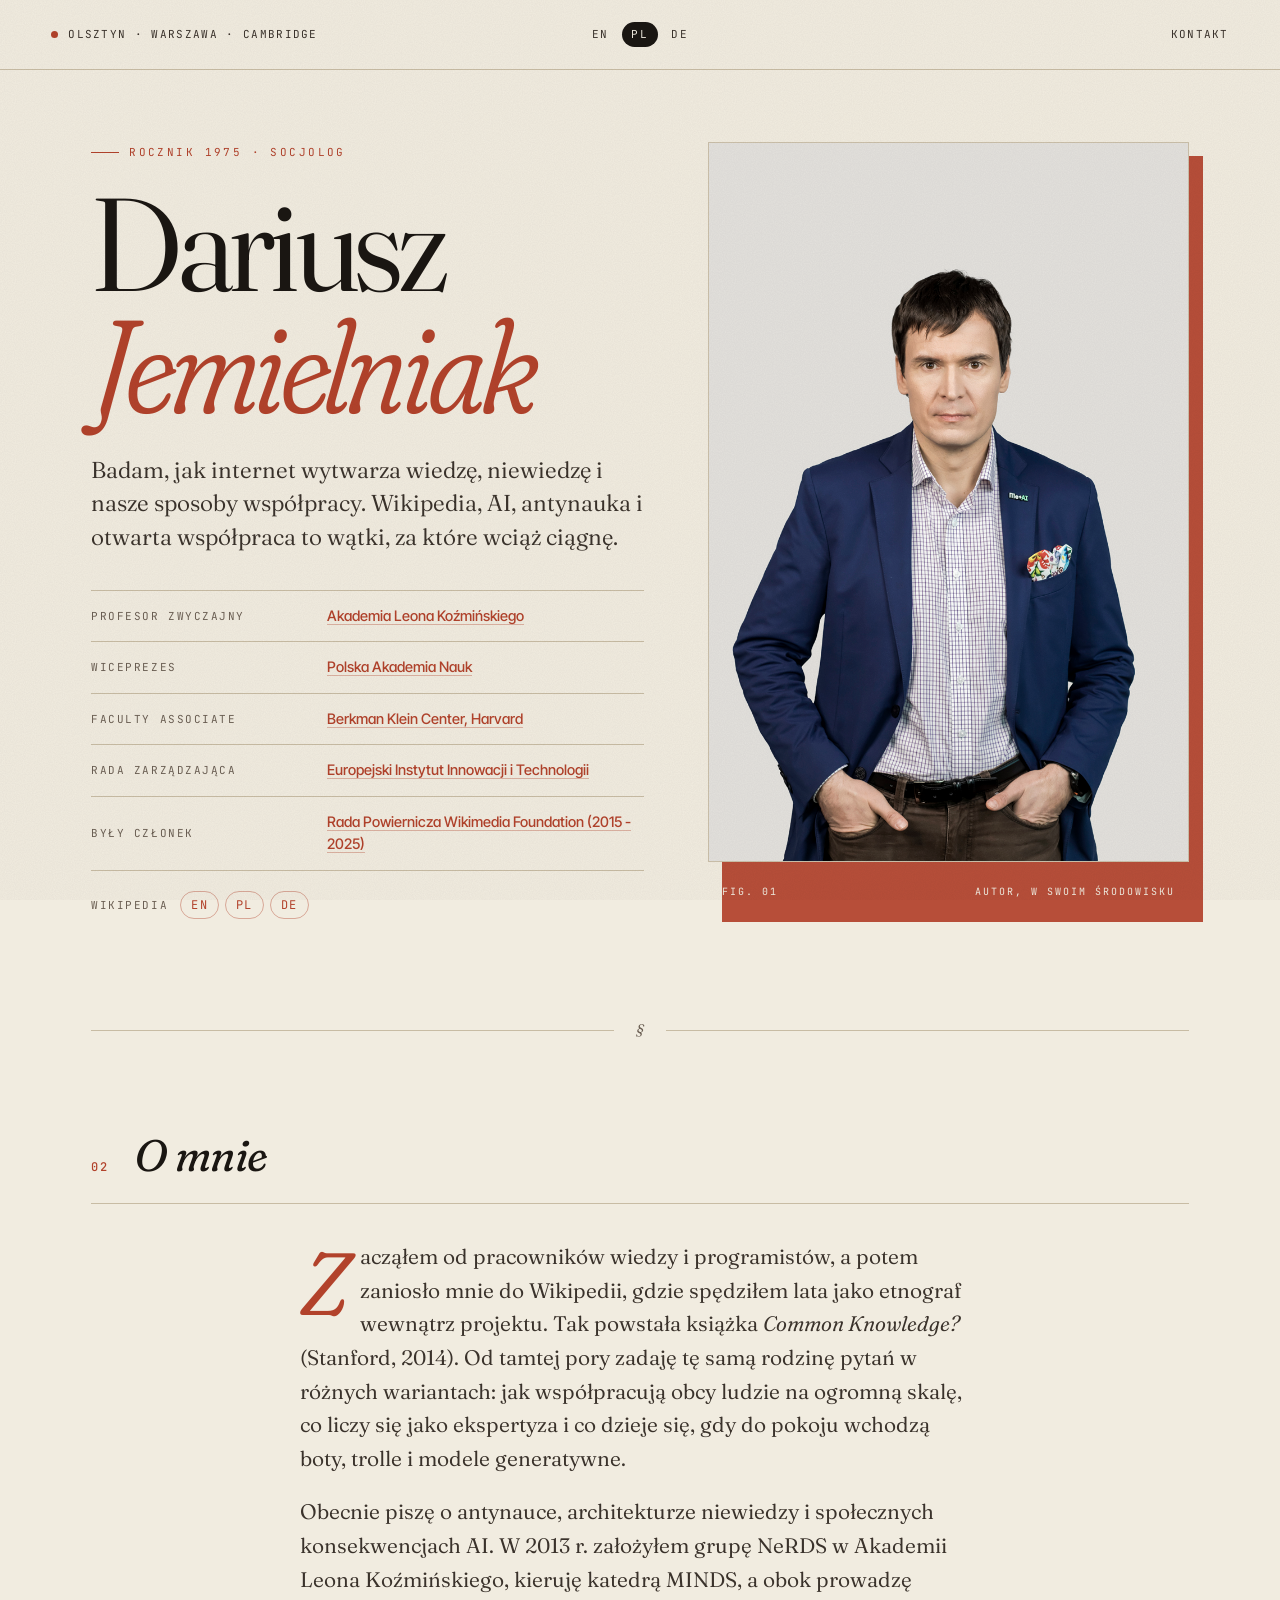
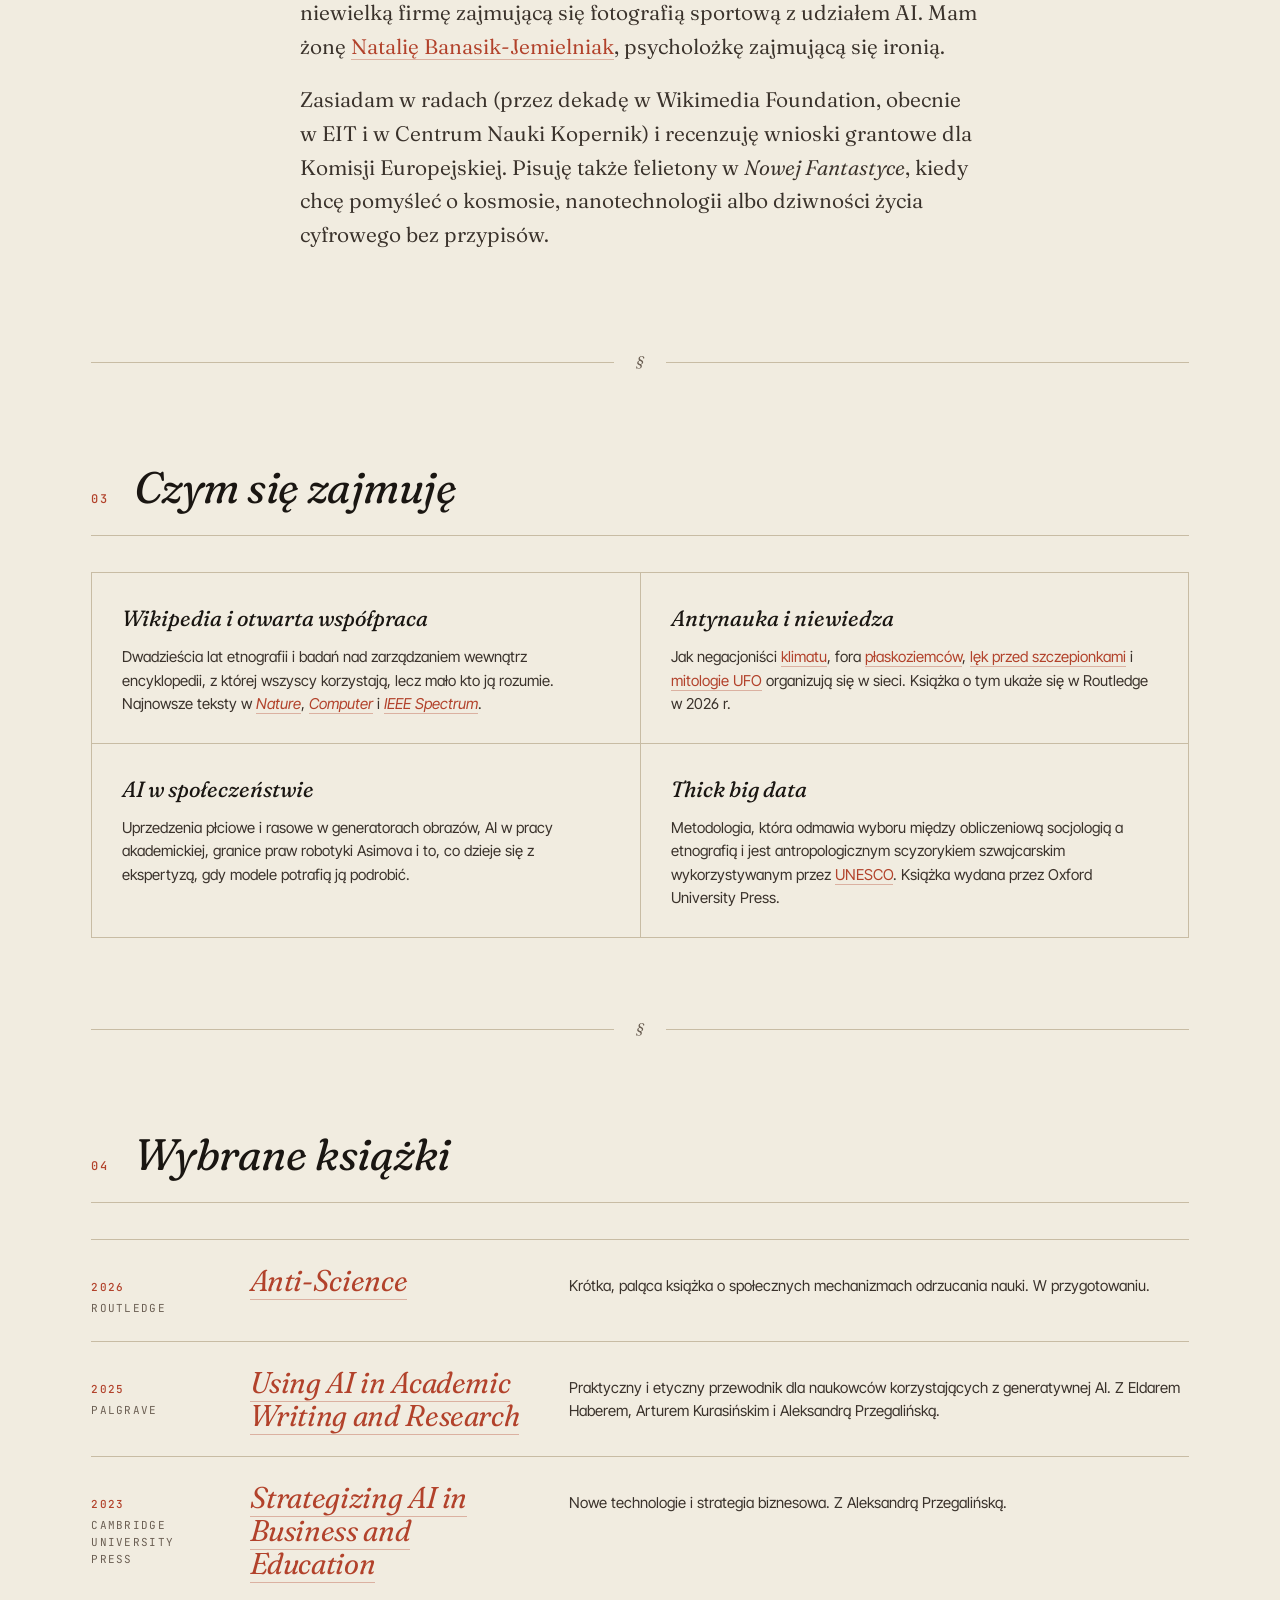
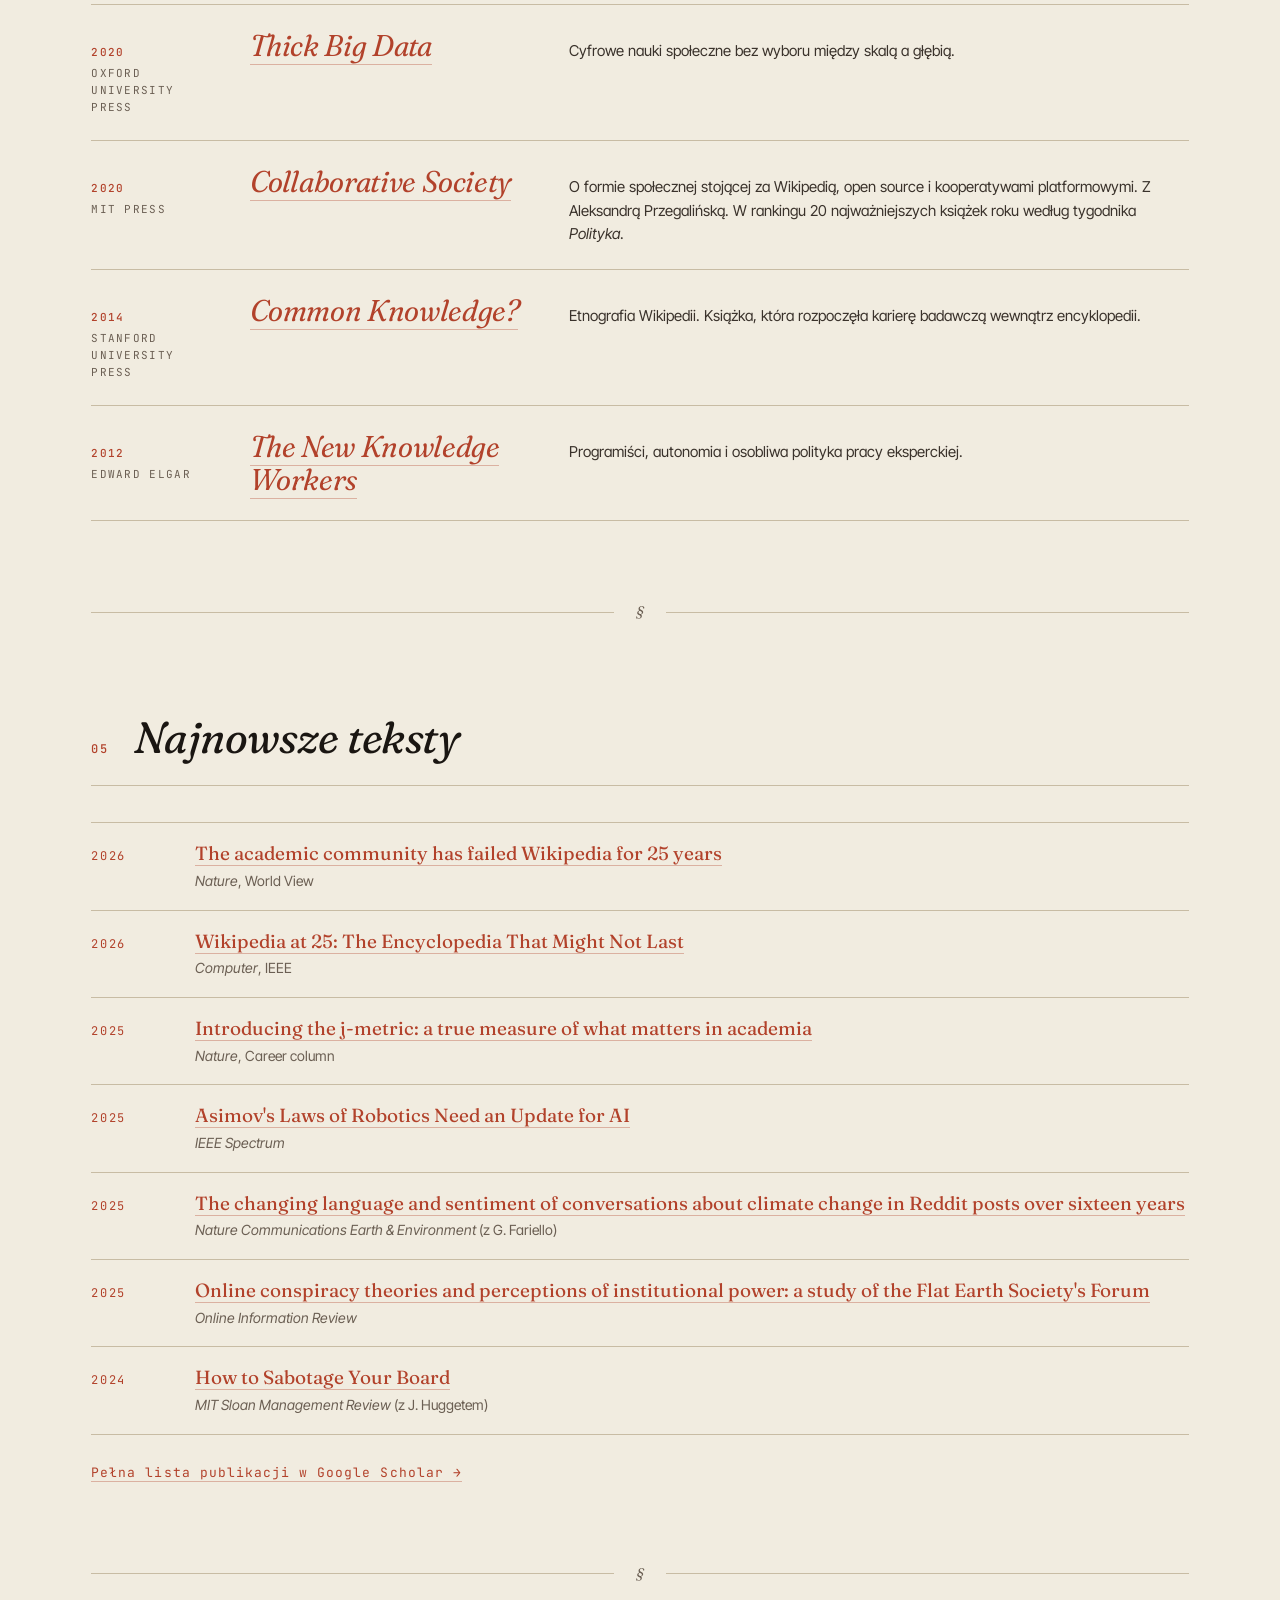
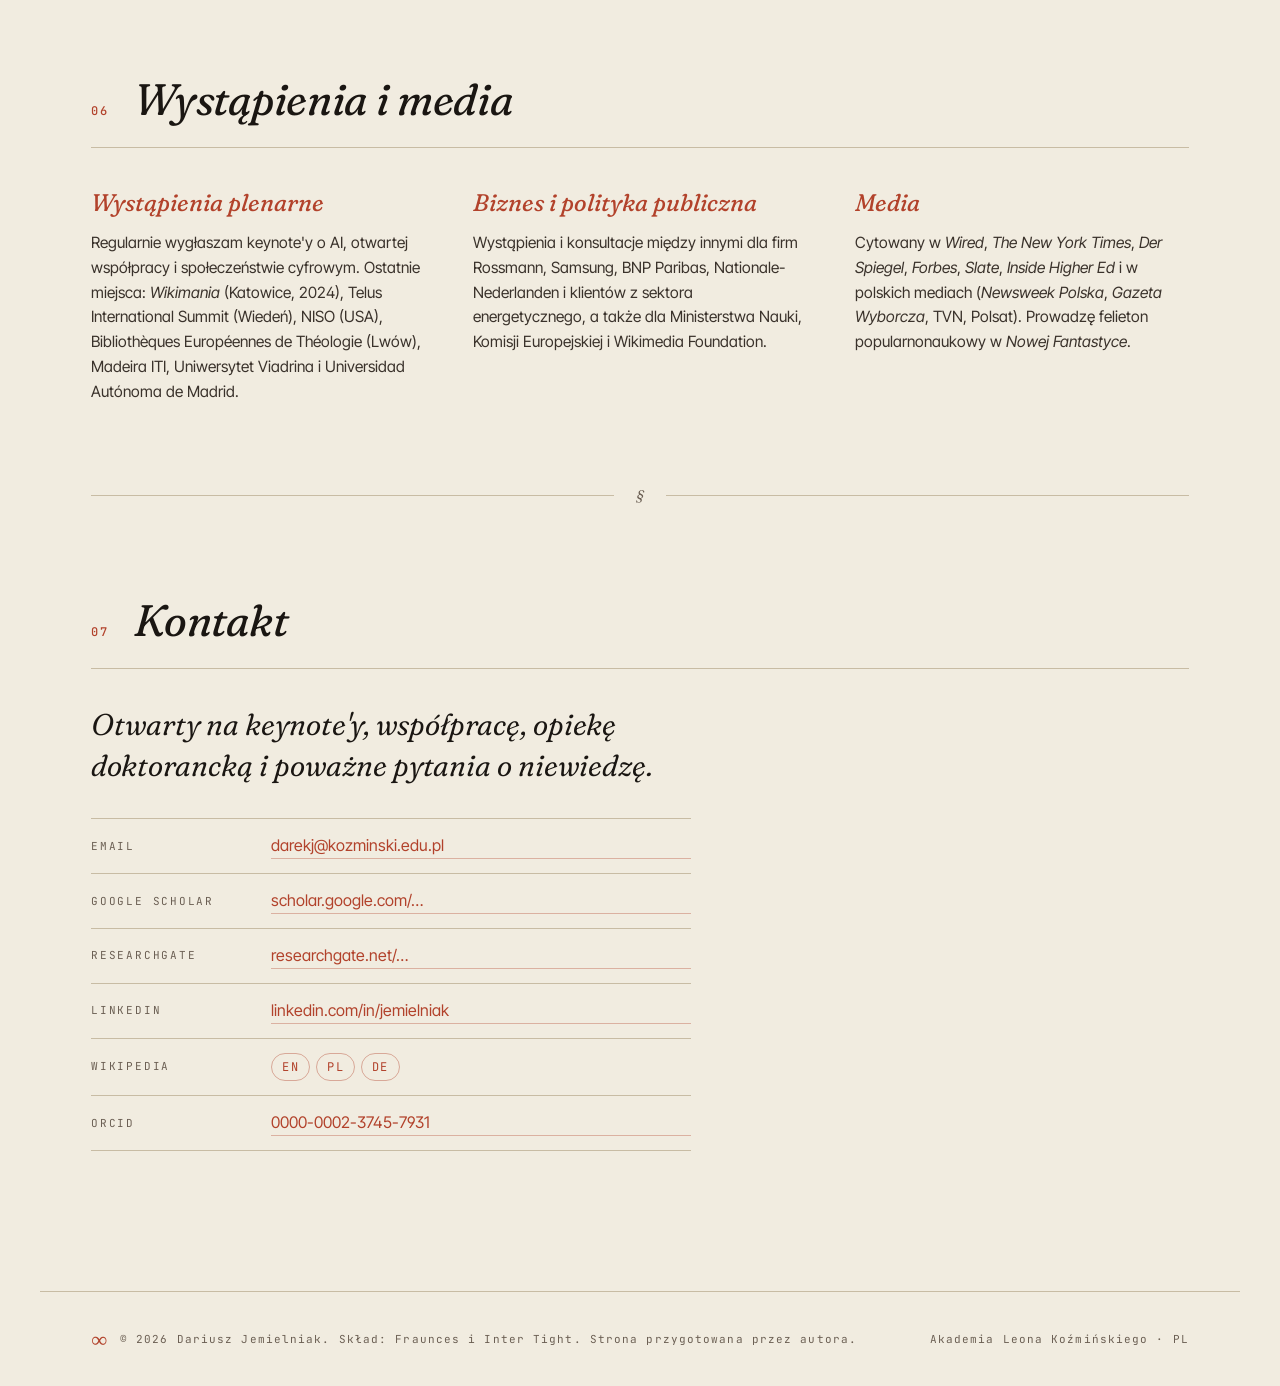
<file: pl/index.html>
<!doctype html>
<html lang="pl">
<head>
  <meta charset="utf-8" />
  <meta name="viewport" content="width=device-width, initial-scale=1" />
  <title>Dariusz Jemielniak</title>
  <meta name="description" content="Dariusz Jemielniak: socjolog społeczeństw cyfrowych. Profesor zwyczajny Akademii Leona Koźmińskiego, wiceprezes Polskiej Akademii Nauk, Faculty Associate w Berkman Klein Center na Harvardzie." />
  <meta name="author" content="Dariusz Jemielniak" />

  <meta property="og:title" content="Dariusz Jemielniak" />
  <meta property="og:description" content="Socjolog społeczeństw cyfrowych. Wikipedia, AI i architektura niewiedzy." />
  <meta property="og:type" content="profile" />
  <meta property="og:image" content="https://jemielniak.org/assets/portrait.jpg" />
  <meta name="twitter:card" content="summary_large_image" />
  <meta property="og:url" content="https://jemielniak.org/pl/" />
  <meta name="twitter:image" content="https://jemielniak.org/assets/portrait.jpg" />

  <link rel="canonical" href="https://jemielniak.org/pl/" />
  <link rel="alternate" hreflang="en" href="https://jemielniak.org/" />
  <link rel="alternate" hreflang="pl" href="https://jemielniak.org/pl/" />
  <link rel="alternate" hreflang="de" href="https://jemielniak.org/de/" />
  <link rel="alternate" hreflang="x-default" href="https://jemielniak.org/" />

  <link rel="preconnect" href="https://fonts.googleapis.com" />
  <link rel="preconnect" href="https://fonts.gstatic.com" crossorigin />
  <link href="https://fonts.googleapis.com/css2?family=Fraunces:opsz,wght,SOFT,WONK@9..144,300..900,0..100,0..1&family=Inter+Tight:wght@300;400;500;600&family=JetBrains+Mono:wght@400;500&display=swap" rel="stylesheet" />

  <link rel="stylesheet" href="../styles.css" />
  <link rel="icon" type="image/svg+xml" href="data:image/svg+xml,%3Csvg xmlns='http://www.w3.org/2000/svg' viewBox='0 0 100 100'%3E%3Ctext x='50' y='68' text-anchor='middle' font-family='Georgia,serif' font-size='72' font-style='italic' fill='%23B2422B'%3Edj%3C/text%3E%3C/svg%3E" />

  <script>
    document.documentElement.classList.add("js");
  </script>
  <script type="application/ld+json">
{
  "@context": "https://schema.org",
  "@type": "Person",
  "name": "Dariusz Jemielniak",
  "url": "https://jemielniak.org/pl/",
  "image": "https://jemielniak.org/assets/portrait.jpg",
  "jobTitle": "Socjolog",
  "description": "Socjolog społeczeństw cyfrowych. Profesor zwyczajny Akademii Leona Koźmińskiego, wiceprezes Polskiej Akademii Nauk, Faculty Associate w Berkman Klein Center na Harvardzie.",
  "affiliation": {
    "@type": "Organization",
    "name": "Akademia Leona Koźmińskiego"
  },
  "sameAs": [
    "https://en.wikipedia.org/wiki/Dariusz_Jemielniak",
    "https://pl.wikipedia.org/wiki/Dariusz_Jemielniak",
    "https://de.wikipedia.org/wiki/Dariusz_Jemielniak",
    "https://scholar.google.com/citations?user=rqW2VUsAAAAJ",
    "https://orcid.org/0000-0002-3745-7931",
    "https://www.researchgate.net/profile/Dariusz-Jemielniak",
    "https://www.linkedin.com/in/jemielniak/",
    "https://cyber.harvard.edu/people/djemielniak",
    "https://pan.pl/en/members/dariusz-jemielniak/"
  ]
}
  </script>
</head>
<body>

<div class="grain" aria-hidden="true"></div>

<header class="masthead">
  <div class="mast-left">
    <span class="meta-dot"></span>
    <span class="meta-text">Olsztyn &middot; Warszawa &middot; Cambridge</span>
  </div>
  <div class="mast-center">
    <nav class="lang-switch" aria-label="Język">
      <a href="/" hreflang="en">EN</a>
      <span class="current" aria-current="page">PL</span>
      <a href="/de/" hreflang="de">DE</a>
    </nav>
  </div>
  <div class="mast-right">
    <a href="#contact">Kontakt</a>
  </div>
</header>

<main>

  <!-- HERO -->
  <section class="hero">
    <div class="hero-grid">
      <div class="hero-text">
        <p class="kicker">Rocznik 1975 &middot; Socjolog</p>
        <h1 class="display">
          Dariusz<br />
          <em>Jemielniak</em>
        </h1>
        <p class="lede">
          Badam, jak internet wytwarza wiedzę, niewiedzę i nasze sposoby współpracy. Wikipedia, AI, antynauka i otwarta współpraca to wątki, za które wciąż ciągnę.
        </p>
        <ul class="roles">
          <li><span class="role-label">Profesor zwyczajny</span><span class="role-org"><a href="https://www.kozminski.edu.pl/pl/spolecznosc/wizytowka/prof-dr-hab-dariusz-jemielniak" target="_blank" rel="noopener">Akademia Leona Koźmińskiego</a></span></li>
          <li><span class="role-label">Wiceprezes</span><span class="role-org"><a href="https://pan.pl/czlonkowie/dariusz-jemielniak/" target="_blank" rel="noopener">Polska Akademia Nauk</a></span></li>
          <li><span class="role-label">Faculty Associate</span><span class="role-org"><a href="https://cyber.harvard.edu/people/djemielniak" target="_blank" rel="noopener">Berkman Klein Center, Harvard</a></span></li>
          <li><span class="role-label">Rada zarządzająca</span><span class="role-org"><a href="https://www.eit.europa.eu/about-us/eit-governance/eit-governing-board" target="_blank" rel="noopener">Europejski Instytut Innowacji i Technologii</a></span></li>
          <li><span class="role-label">Były członek</span><span class="role-org"><a href="https://wikimediafoundation.org/news/2024/12/19/welcome-community-affiliate-selected-trustees/" target="_blank" rel="noopener">Rada Powiernicza Wikimedia Foundation (2015 - 2025)</a></span></li>
        </ul>
        <p class="hero-wiki"><span class="hero-wiki-label">Wikipedia</span><span class="wiki-langs"><a href="https://en.wikipedia.org/wiki/Dariusz_Jemielniak" target="_blank" rel="noopener" hreflang="en">EN</a><a href="https://pl.wikipedia.org/wiki/Dariusz_Jemielniak" target="_blank" rel="noopener" hreflang="pl">PL</a><a href="https://de.wikipedia.org/wiki/Dariusz_Jemielniak" target="_blank" rel="noopener" hreflang="de">DE</a></span></p>
      </div>

      <figure class="portrait">
        <img src="../assets/portrait.jpg" alt="Portret Dariusza Jemielniaka" />
        <figcaption>
          <span>fig. 01</span>
          <span>autor, w swoim środowisku</span>
        </figcaption>
      </figure>
    </div>
  </section>

  <div class="rule"><span>&sect;</span></div>

  <!-- ABOUT -->
  <section class="about" id="about">
    <div class="section-head">
      <span class="num">02</span>
      <h2>O mnie</h2>
    </div>
    <div class="about-body">
      <p>
        Zacząłem od pracowników wiedzy i programistów, a potem zaniosło mnie do Wikipedii, gdzie spędziłem lata jako etnograf wewnątrz projektu. Tak powstała książka <em>Common Knowledge?</em> (Stanford, 2014). Od tamtej pory zadaję tę samą rodzinę pytań w różnych wariantach: jak współpracują obcy ludzie na ogromną skalę, co liczy się jako ekspertyza i co dzieje się, gdy do pokoju wchodzą boty, trolle i modele generatywne.
      </p>
      <p>
        Obecnie piszę o antynauce, architekturze niewiedzy i społecznych konsekwencjach AI. W 2013 r. założyłem grupę NeRDS w Akademii Leona Koźmińskiego, kieruję katedrą MINDS, a obok prowadzę niewielką firmę zajmującą się fotografią sportową z udziałem AI. Mam żonę <a href="https://scholar.google.com/citations?user=ql5gD4UAAAAJ&amp;hl=pl" target="_blank" rel="noopener">Natalię Banasik-Jemielniak</a>, psycholożkę zajmującą się ironią.
      </p>
      <p>
        Zasiadam w radach (przez dekadę w Wikimedia Foundation, obecnie w EIT i w Centrum Nauki Kopernik) i recenzuję wnioski grantowe dla Komisji Europejskiej. Pisuję także felietony w <em>Nowej Fantastyce</em>, kiedy chcę pomyśleć o kosmosie, nanotechnologii albo dziwności życia cyfrowego bez przypisów.
      </p>
    </div>
  </section>

  <div class="rule"><span>&sect;</span></div>

  <!-- THEMES -->
  <section class="themes" id="research">
    <div class="section-head">
      <span class="num">03</span>
      <h2>Czym się zajmuję</h2>
    </div>
    <div class="themes-grid">
      <article class="theme">
        <h3>Wikipedia i otwarta współpraca</h3>
        <p>Dwadzieścia lat etnografii i badań nad zarządzaniem wewnątrz encyklopedii, z której wszyscy korzystają, lecz mało kto ją rozumie. Najnowsze teksty w <a href="https://www.nature.com/articles/d41586-026-00075-0" target="_blank" rel="noopener"><em>Nature</em></a>, <a href="https://www.computer.org/csdl/magazine/co/2026/05/11503356/2gdlgLOslEs" target="_blank" rel="noopener"><em>Computer</em></a> i <a href="https://spectrum.ieee.org/wikipedia-at-25" target="_blank" rel="noopener"><em>IEEE Spectrum</em></a>.</p>
      </article>
      <article class="theme">
        <h3>Antynauka i niewiedza</h3>
        <p>Jak negacjoniści <a href="https://www.nature.com/articles/s43247-024-01974-8" target="_blank" rel="noopener">klimatu</a>, fora <a href="https://www.sciencedirect.com/org/science/article/abs/pii/S1468452725000435" target="_blank" rel="noopener">płaskoziemców</a>, <a href="https://journals.sagepub.com/doi/10.1177/00113921261441892" target="_blank" rel="noopener">lęk przed szczepionkami</a> i <a href="https://www.nature.com/articles/s41599-025-04799-8" target="_blank" rel="noopener">mitologie UFO</a> organizują się w sieci. Książka o tym ukaże się w Routledge w 2026 r.</p>
      </article>
      <article class="theme">
        <h3>AI w społeczeństwie</h3>
        <p>Uprzedzenia płciowe i rasowe w generatorach obrazów, AI w pracy akademickiej, granice praw robotyki Asimova i to, co dzieje się z ekspertyzą, gdy modele potrafią ją podrobić.</p>
      </article>
      <article class="theme">
        <h3>Thick big data</h3>
        <p>Metodologia, która odmawia wyboru między obliczeniową socjologią a etnografią i jest antropologicznym scyzorykiem szwajcarskim wykorzystywanym przez <a href="https://unesdoc.unesco.org/ark:/48223/pf0000384921" target="_blank" rel="noopener">UNESCO</a>. Książka wydana przez Oxford University Press.</p>
      </article>
    </div>
  </section>

  <div class="rule"><span>&sect;</span></div>

  <!-- BOOKS -->
  <section class="books" id="books">
    <div class="section-head">
      <span class="num">04</span>
      <h2>Wybrane książki</h2>
    </div>
    <div class="books-list">

      <article class="book">
        <div class="book-meta">
          <span class="year">2026</span>
          <span class="pub">Routledge</span>
        </div>
        <h3 class="book-title"><a href="https://www.routledge.com/Anti-Science-Shortcuts-to-a-Big-Idea/Jemielniak/p/book/9781041212980" target="_blank" rel="noopener">Anti-Science</a></h3>
        <p class="book-note">Krótka, paląca książka o społecznych mechanizmach odrzucania nauki. W przygotowaniu.</p>
      </article>

      <article class="book">
        <div class="book-meta">
          <span class="year">2025</span>
          <span class="pub">Palgrave</span>
        </div>
        <h3 class="book-title"><a href="https://link.springer.com/book/10.1007/978-3-031-91705-9" target="_blank" rel="noopener">Using AI in Academic Writing and Research</a></h3>
        <p class="book-note">Praktyczny i etyczny przewodnik dla naukowców korzystających z generatywnej AI. Z Eldarem Haberem, Arturem Kurasińskim i Aleksandrą Przegalińską.</p>
      </article>

      <article class="book">
        <div class="book-meta">
          <span class="year">2023</span>
          <span class="pub">Cambridge University Press</span>
        </div>
        <h3 class="book-title"><a href="https://www.cambridge.org/gb/universitypress/subjects/management/strategic-management/strategizing-ai-business-and-education-emerging-technologies-and-business-strategy?format=PB" target="_blank" rel="noopener">Strategizing AI in Business and Education</a></h3>
        <p class="book-note">Nowe technologie i strategia biznesowa. Z Aleksandrą Przegalińską.</p>
      </article>

      <article class="book">
        <div class="book-meta">
          <span class="year">2020</span>
          <span class="pub">Oxford University Press</span>
        </div>
        <h3 class="book-title"><a href="https://global.oup.com/academic/product/thick-big-data-9780198839705" target="_blank" rel="noopener">Thick Big Data</a></h3>
        <p class="book-note">Cyfrowe nauki społeczne bez wyboru między skalą a głębią.</p>
      </article>

      <article class="book">
        <div class="book-meta">
          <span class="year">2020</span>
          <span class="pub">MIT Press</span>
        </div>
        <h3 class="book-title"><a href="https://mitpress.mit.edu/9780262537919/collaborative-society/" target="_blank" rel="noopener">Collaborative Society</a></h3>
        <p class="book-note">O formie społecznej stojącej za Wikipedią, open source i kooperatywami platformowymi. Z Aleksandrą Przegalińską. W rankingu 20 najważniejszych książek roku według tygodnika <em>Polityka</em>.</p>
      </article>

      <article class="book">
        <div class="book-meta">
          <span class="year">2014</span>
          <span class="pub">Stanford University Press</span>
        </div>
        <h3 class="book-title"><a href="https://www.sup.org/books/sociology/common-knowledge" target="_blank" rel="noopener">Common Knowledge?</a></h3>
        <p class="book-note">Etnografia Wikipedii. Książka, która rozpoczęła karierę badawczą wewnątrz encyklopedii.</p>
      </article>

      <article class="book">
        <div class="book-meta">
          <span class="year">2012</span>
          <span class="pub">Edward Elgar</span>
        </div>
        <h3 class="book-title"><a href="https://www.elgaronline.com/monobook/9781848447530.xml" target="_blank" rel="noopener">The New Knowledge Workers</a></h3>
        <p class="book-note">Programiści, autonomia i osobliwa polityka pracy eksperckiej.</p>
      </article>

    </div>
  </section>

  <div class="rule"><span>&sect;</span></div>

  <!-- PAPERS -->
  <section class="papers" id="papers">
    <div class="section-head">
      <span class="num">05</span>
      <h2>Najnowsze teksty</h2>
    </div>
    <ul class="paper-list">
      <li>
        <span class="paper-year">2026</span>
        <div class="paper-body">
          <p class="paper-title"><a href="https://www.nature.com/articles/d41586-026-00075-0" target="_blank" rel="noopener">The academic community has failed Wikipedia for 25 years</a></p>
          <p class="paper-venue"><em>Nature</em>, World View</p>
        </div>
      </li>
      <li>
        <span class="paper-year">2026</span>
        <div class="paper-body">
          <p class="paper-title"><a href="https://www.computer.org/csdl/magazine/co/2026/05/11503356/2gdlgLOslEs" target="_blank" rel="noopener">Wikipedia at 25: The Encyclopedia That Might Not Last</a></p>
          <p class="paper-venue"><em>Computer</em>, IEEE</p>
        </div>
      </li>
      <li>
        <span class="paper-year">2025</span>
        <div class="paper-body">
          <p class="paper-title"><a href="https://www.nature.com/articles/d41586-025-03349-1" target="_blank" rel="noopener">Introducing the j-metric: a true measure of what matters in academia</a></p>
          <p class="paper-venue"><em>Nature</em>, Career column</p>
        </div>
      </li>
      <li>
        <span class="paper-year">2025</span>
        <div class="paper-body">
          <p class="paper-title"><a href="https://spectrum.ieee.org/isaac-asimov-robotics" target="_blank" rel="noopener">Asimov's Laws of Robotics Need an Update for AI</a></p>
          <p class="paper-venue"><em>IEEE Spectrum</em></p>
        </div>
      </li>
      <li>
        <span class="paper-year">2025</span>
        <div class="paper-body">
          <p class="paper-title"><a href="https://www.nature.com/articles/s43247-024-01974-8" target="_blank" rel="noopener">The changing language and sentiment of conversations about climate change in Reddit posts over sixteen years</a></p>
          <p class="paper-venue"><em>Nature Communications Earth &amp; Environment</em> (z G. Fariello)</p>
        </div>
      </li>
      <li>
        <span class="paper-year">2025</span>
        <div class="paper-body">
          <p class="paper-title"><a href="https://www.sciencedirect.com/org/science/article/abs/pii/S1468452725000435" target="_blank" rel="noopener">Online conspiracy theories and perceptions of institutional power: a study of the Flat Earth Society's Forum</a></p>
          <p class="paper-venue"><em>Online Information Review</em></p>
        </div>
      </li>
      <li>
        <span class="paper-year">2024</span>
        <div class="paper-body">
          <p class="paper-title"><a href="https://sloanreview.mit.edu/article/how-to-sabotage-your-board/" target="_blank" rel="noopener">How to Sabotage Your Board</a></p>
          <p class="paper-venue"><em>MIT Sloan Management Review</em> (z J. Huggetem)</p>
        </div>
      </li>
    </ul>
    <p class="papers-cta">
      <a href="https://scholar.google.com/citations?hl=pl&amp;user=rqW2VUsAAAAJ&amp;view_op=list_works" target="_blank" rel="noopener">Pełna lista publikacji w Google Scholar &rarr;</a>
    </p>
  </section>

  <div class="rule"><span>&sect;</span></div>

  <!-- TALKS -->
  <section class="talks" id="talks">
    <div class="section-head">
      <span class="num">06</span>
      <h2>Wystąpienia i media</h2>
    </div>
    <div class="talks-grid">
      <div>
        <h3>Wystąpienia plenarne</h3>
        <p>Regularnie wygłaszam keynote'y o AI, otwartej współpracy i społeczeństwie cyfrowym. Ostatnie miejsca: <em>Wikimania</em> (Katowice, 2024), Telus International Summit (Wiedeń), NISO (USA), Bibliothèques Européennes de Théologie (Lwów), Madeira ITI, Uniwersytet Viadrina i Universidad Autónoma de Madrid.</p>
      </div>
      <div>
        <h3>Biznes i polityka publiczna</h3>
        <p>Wystąpienia i konsultacje między innymi dla firm Rossmann, Samsung, BNP Paribas, Nationale-Nederlanden i klientów z sektora energetycznego, a także dla Ministerstwa Nauki, Komisji Europejskiej i Wikimedia Foundation.</p>
      </div>
      <div>
        <h3>Media</h3>
        <p>Cytowany w <em>Wired</em>, <em>The New York Times</em>, <em>Der Spiegel</em>, <em>Forbes</em>, <em>Slate</em>, <em>Inside Higher Ed</em> i w polskich mediach (<em>Newsweek Polska</em>, <em>Gazeta Wyborcza</em>, TVN, Polsat). Prowadzę felieton popularnonaukowy w <em>Nowej Fantastyce</em>.</p>
      </div>
    </div>
  </section>

  <div class="rule"><span>&sect;</span></div>

  <!-- CONTACT -->
  <section class="contact" id="contact">
    <div class="section-head">
      <span class="num">07</span>
      <h2>Kontakt</h2>
    </div>
    <div class="contact-body">
      <p class="contact-lede">
        Otwarty na keynote'y, współpracę, opiekę doktorancką i poważne pytania o niewiedzę.
      </p>
      <ul class="links">
        <li>
          <span class="link-label">Email</span>
          <a href="mailto:darekj@kozminski.edu.pl">darekj@kozminski.edu.pl</a>
        </li>
        <li>
          <span class="link-label">Google Scholar</span>
          <a href="https://scholar.google.com/citations?hl=pl&amp;user=rqW2VUsAAAAJ&amp;view_op=list_works" target="_blank" rel="noopener">scholar.google.com/&hellip;</a>
        </li>
        <li>
          <span class="link-label">ResearchGate</span>
          <a href="https://www.researchgate.net/profile/Dariusz-Jemielniak" target="_blank" rel="noopener">researchgate.net/&hellip;</a>
        </li>
        <li>
          <span class="link-label">LinkedIn</span>
          <a href="https://www.linkedin.com/in/jemielniak/" target="_blank" rel="noopener">linkedin.com/in/jemielniak</a>
        </li>
        <li>
          <span class="link-label">Wikipedia</span>
          <span class="wiki-langs">
            <a href="https://en.wikipedia.org/wiki/Dariusz_Jemielniak" target="_blank" rel="noopener" hreflang="en">EN</a>
            <a href="https://pl.wikipedia.org/wiki/Dariusz_Jemielniak" target="_blank" rel="noopener" hreflang="pl">PL</a>
            <a href="https://de.wikipedia.org/wiki/Dariusz_Jemielniak" target="_blank" rel="noopener" hreflang="de">DE</a>
          </span>
        </li>
        <li>
          <span class="link-label">ORCID</span>
          <a href="https://orcid.org/0000-0002-3745-7931" target="_blank" rel="noopener">0000-0002-3745-7931</a>
        </li>
      </ul>
    </div>
  </section>

</main>

<footer class="colophon">
  <div>
    <span class="foot-mark">&infin;</span>
    <p>&copy; <span id="year">2026</span> Dariusz Jemielniak. Skład: Fraunces i Inter Tight. Strona przygotowana przez autora.</p>
  </div>
  <div class="foot-meta">
    <span>Akademia Leona Koźmińskiego &middot; PL</span>
  </div>
</footer>

<script src="../script.js"></script>
</body>
</html>
</file>
<file: styles.css>
/* =========================================================
   Dariusz Jemielniak - scholarly landing page
   Editorial / journal-inspired. Cream paper, ink, cinnabar.
   ========================================================= */

:root {
  --paper: #f1ece0;
  --paper-deep: #e8e1d0;
  --ink: #1a1612;
  --ink-soft: #3a322b;
  --ink-mute: #6b5f53;
  --rule: #c8bca4;
  --accent: #b2422b;       /* oxidized red / cinnabar */
  --accent-deep: #8a2f1d;

  --serif: "Fraunces", "Iowan Old Style", "Hoefler Text", Georgia, serif;
  --sans:  "Inter Tight", -apple-system, BlinkMacSystemFont, "Helvetica Neue", sans-serif;
  --mono:  "JetBrains Mono", ui-monospace, "SF Mono", Menlo, monospace;

  --maxw: 1200px;
  --gutter: clamp(20px, 4vw, 60px);
}

* { box-sizing: border-box; }

html { scroll-behavior: smooth; }

body {
  margin: 0;
  background: var(--paper);
  color: var(--ink);
  font-family: var(--sans);
  font-size: 17px;
  line-height: 1.55;
  font-feature-settings: "ss01", "cv11";
  -webkit-font-smoothing: antialiased;
  text-rendering: optimizeLegibility;
  overflow-x: hidden;
}

/* subtle paper grain */
.grain {
  position: fixed;
  inset: 0;
  pointer-events: none;
  opacity: 0.35;
  z-index: 100;
  background-image: url("data:image/svg+xml;utf8,<svg xmlns='http://www.w3.org/2000/svg' width='180' height='180' viewBox='0 0 180 180'><filter id='n'><feTurbulence type='fractalNoise' baseFrequency='0.9' numOctaves='2' stitchTiles='stitch'/><feColorMatrix values='0 0 0 0 0.10 0 0 0 0 0.08 0 0 0 0 0.06 0 0 0 0.18 0'/></filter><rect width='100%' height='100%' filter='url(%23n)'/></svg>");
  mix-blend-mode: multiply;
}

a {
  color: var(--accent);
  text-decoration: none;
  border-bottom: 1px solid color-mix(in srgb, var(--accent) 35%, transparent);
  transition: color 0.2s, border-color 0.2s;
}
a:hover {
  color: var(--accent-deep);
  border-bottom-color: var(--accent-deep);
}

em { font-style: italic; }

/* =========================================================
   MASTHEAD
   ========================================================= */
.masthead {
  display: grid;
  grid-template-columns: 1fr auto 1fr;
  align-items: center;
  padding: 22px var(--gutter);
  font-family: var(--mono);
  font-size: 11px;
  letter-spacing: 0.12em;
  text-transform: uppercase;
  color: var(--ink-soft);
  border-bottom: 1px solid var(--rule);
  position: sticky;
  top: 0;
  background: color-mix(in srgb, var(--paper) 92%, transparent);
  backdrop-filter: blur(8px);
  z-index: 50;
}
.mast-left { display: flex; align-items: center; gap: 10px; }
.mast-center { text-align: center; }
.mast-right { text-align: right; }
.mast-right a { color: var(--ink-soft); border-bottom: none; }
.mast-right a:hover { color: var(--accent); }

/* Language switcher in the masthead */
.lang-switch {
  display: inline-flex;
  align-items: center;
  gap: 4px;
  font-family: var(--mono);
}
.lang-switch a, .lang-switch span {
  display: inline-block;
  padding: 4px 9px;
  border-radius: 999px;
  border-bottom: none;
  letter-spacing: 0.16em;
  font-size: 11px;
  color: var(--ink-soft);
  transition: background 0.2s, color 0.2s;
}
.lang-switch a:hover {
  color: var(--accent);
  background: color-mix(in srgb, var(--accent) 8%, transparent);
}
.lang-switch .current {
  background: var(--ink);
  color: var(--paper);
}

.meta-dot {
  width: 7px; height: 7px; border-radius: 50%;
  background: var(--accent);
  display: inline-block;
  animation: pulse 2.4s ease-in-out infinite;
}
@keyframes pulse {
  0%, 100% { opacity: 1; transform: scale(1); }
  50% { opacity: 0.45; transform: scale(0.85); }
}

/* On small screens, masthead becomes more compact */
@media (max-width: 640px) {
  .masthead {
    grid-template-columns: 1fr 1fr;
    gap: 10px;
    padding: 18px var(--gutter);
  }
  .mast-center { grid-column: 1 / -1; order: 3; text-align: center; }
  .mast-left { font-size: 10px; }
}

/* =========================================================
   GENERIC SECTION SCAFFOLDING
   ========================================================= */
main { max-width: var(--maxw); margin: 0 auto; padding: 0 var(--gutter); }

section { padding: 80px 0; }
@media (max-width: 720px) { section { padding: 56px 0; } }

.section-head {
  display: flex;
  align-items: baseline;
  gap: 24px;
  margin-bottom: 36px;
  border-bottom: 1px solid var(--rule);
  padding-bottom: 14px;
}
.section-head .num {
  font-family: var(--mono);
  font-size: 12px;
  letter-spacing: 0.18em;
  color: var(--accent);
  font-weight: 500;
}
.section-head h2 {
  font-family: var(--serif);
  font-weight: 400;
  font-style: italic;
  font-size: clamp(28px, 4vw, 44px);
  margin: 0;
  letter-spacing: -0.01em;
  font-variation-settings: "SOFT" 60, "WONK" 1;
}

.rule {
  display: flex; align-items: center; justify-content: center;
  gap: 16px;
  color: var(--rule);
  font-family: var(--serif);
  font-style: italic;
  position: relative;
}
.rule::before, .rule::after {
  content: "";
  flex: 1;
  height: 1px;
  background: var(--rule);
}
.rule span {
  font-size: 14px;
  color: var(--ink-mute);
  padding: 0 6px;
}

/* =========================================================
   HERO
   ========================================================= */
.hero { padding-top: 64px; padding-bottom: 100px; }

.hero-grid {
  display: grid;
  grid-template-columns: 1.15fr 1fr;
  gap: clamp(28px, 5vw, 72px);
  align-items: start;
}
@media (max-width: 820px) {
  .hero-grid { grid-template-columns: 1fr; }
}

.kicker {
  font-family: var(--mono);
  font-size: 11px;
  letter-spacing: 0.22em;
  text-transform: uppercase;
  color: var(--accent);
  margin: 0 0 22px;
  display: inline-flex;
  align-items: center;
  gap: 10px;
}
.kicker::before {
  content: "";
  width: 28px; height: 1px;
  background: var(--accent);
  display: inline-block;
}

h1.display {
  font-family: var(--serif);
  font-weight: 360;
  font-size: clamp(56px, 11vw, 132px);
  line-height: 0.92;
  letter-spacing: -0.035em;
  margin: 0 0 28px;
  color: var(--ink);
  font-variation-settings: "opsz" 144, "SOFT" 20, "WONK" 0;
}
h1.display em {
  font-style: italic;
  font-weight: 320;
  color: var(--accent);
  font-variation-settings: "opsz" 144, "SOFT" 100, "WONK" 1;
}

.lede {
  font-family: var(--serif);
  font-weight: 350;
  font-size: clamp(19px, 2vw, 23px);
  line-height: 1.45;
  color: var(--ink-soft);
  max-width: 52ch;
  margin: 0 0 36px;
  font-variation-settings: "opsz" 36;
}

.roles {
  list-style: none;
  margin: 0;
  padding: 0;
  border-top: 1px solid var(--rule);
}
.roles li {
  display: grid;
  grid-template-columns: 1fr 1.5fr;
  gap: 24px;
  padding: 14px 0;
  border-bottom: 1px solid var(--rule);
  font-size: 14.5px;
}
.role-label {
  font-family: var(--mono);
  font-size: 11px;
  letter-spacing: 0.14em;
  text-transform: uppercase;
  color: var(--ink-mute);
  align-self: center;
}
.role-org {
  color: var(--ink);
  font-weight: 500;
}

.portrait {
  margin: 0;
  position: relative;
  transform: translateY(8px);
}
.portrait img {
  width: 100%;
  display: block;
  filter: grayscale(0.18) contrast(1.02) sepia(0.06);
  border: 1px solid var(--rule);
}
.portrait::before {
  content: "";
  position: absolute;
  inset: 14px -14px -14px 14px;
  background: var(--accent);
  z-index: -1;
  opacity: 0.92;
}
.portrait figcaption {
  display: flex;
  justify-content: space-between;
  font-family: var(--mono);
  font-size: 10px;
  letter-spacing: 0.2em;
  text-transform: uppercase;
  color: var(--paper);
  padding: 14px 14px 8px;
  margin-top: 8px;
  position: relative;
  z-index: 1;
}

/* =========================================================
   ABOUT
   ========================================================= */
.about-body {
  max-width: 68ch;
  margin: 0 auto;
}
.about-body p {
  font-family: var(--serif);
  font-size: clamp(18px, 1.7vw, 21px);
  font-weight: 360;
  line-height: 1.6;
  color: var(--ink-soft);
  margin: 0 0 20px;
  font-variation-settings: "opsz" 18;
}
.about-body p:first-child::first-letter {
  font-family: var(--serif);
  font-size: 4.2em;
  font-style: italic;
  float: left;
  line-height: 0.85;
  padding: 6px 12px 0 0;
  color: var(--accent);
  font-weight: 360;
  font-variation-settings: "opsz" 144, "SOFT" 100, "WONK" 1;
}

/* =========================================================
   THEMES
   ========================================================= */
.themes-grid {
  display: grid;
  grid-template-columns: repeat(2, 1fr);
  gap: 0;
  border-top: 1px solid var(--rule);
  border-left: 1px solid var(--rule);
}
@media (max-width: 720px) {
  .themes-grid { grid-template-columns: 1fr; }
}
.theme {
  padding: 28px 30px;
  border-right: 1px solid var(--rule);
  border-bottom: 1px solid var(--rule);
  transition: background 0.3s;
}
.theme:hover { background: var(--paper-deep); }
.theme h3 {
  font-family: var(--serif);
  font-weight: 420;
  font-size: 22px;
  font-style: italic;
  margin: 0 0 10px;
  color: var(--ink);
  font-variation-settings: "opsz" 36, "SOFT" 50;
}
.theme p {
  margin: 0;
  font-size: 15px;
  color: var(--ink-soft);
  line-height: 1.55;
}

/* =========================================================
   BOOKS
   ========================================================= */
.books-list {
  display: grid;
  grid-template-columns: 1fr;
  gap: 0;
  border-top: 1px solid var(--rule);
}
.book {
  display: grid;
  grid-template-columns: 120px 1fr 2.2fr;
  gap: clamp(16px, 3vw, 40px);
  padding: 24px 0;
  border-bottom: 1px solid var(--rule);
  align-items: baseline;
  transition: padding 0.3s;
  position: relative;
}
.book:hover { padding-left: 12px; }
.book::before {
  content: "";
  position: absolute;
  left: 0; top: 0; bottom: 0;
  width: 0;
  background: var(--accent);
  transition: width 0.25s;
}
.book:hover::before { width: 3px; }

@media (max-width: 720px) {
  .book { grid-template-columns: 1fr; gap: 6px; padding: 20px 0; }
}

.book-meta {
  display: flex;
  flex-direction: column;
  gap: 4px;
  font-family: var(--mono);
  font-size: 11px;
  letter-spacing: 0.12em;
  text-transform: uppercase;
}
.book-meta .year { color: var(--accent); font-weight: 500; }
.book-meta .pub { color: var(--ink-mute); }

.book-title {
  font-family: var(--serif);
  font-style: italic;
  font-weight: 380;
  font-size: clamp(22px, 2.6vw, 30px);
  margin: 0;
  line-height: 1.1;
  letter-spacing: -0.012em;
  color: var(--ink);
  font-variation-settings: "opsz" 60, "SOFT" 40, "WONK" 1;
}

.book-note {
  margin: 0;
  font-size: 15px;
  color: var(--ink-soft);
  line-height: 1.55;
}

/* =========================================================
   PAPERS
   ========================================================= */
.paper-list {
  list-style: none;
  margin: 0 0 28px;
  padding: 0;
  border-top: 1px solid var(--rule);
}
.paper-list li {
  display: grid;
  grid-template-columns: 80px 1fr;
  gap: 24px;
  padding: 18px 0;
  border-bottom: 1px solid var(--rule);
  align-items: baseline;
}
.paper-year {
  font-family: var(--mono);
  font-size: 12px;
  letter-spacing: 0.14em;
  color: var(--accent);
}
.paper-title {
  font-family: var(--serif);
  font-size: 19px;
  font-weight: 420;
  margin: 0 0 4px;
  color: var(--ink);
  line-height: 1.3;
}
.paper-venue {
  margin: 0;
  font-size: 14px;
  color: var(--ink-mute);
}
.papers-cta {
  font-family: var(--mono);
  font-size: 13px;
  letter-spacing: 0.08em;
  margin: 16px 0 0;
}

/* =========================================================
   TALKS
   ========================================================= */
.talks-grid {
  display: grid;
  grid-template-columns: repeat(3, 1fr);
  gap: clamp(20px, 4vw, 48px);
}
@media (max-width: 820px) { .talks-grid { grid-template-columns: 1fr; } }

.talks-grid h3 {
  font-family: var(--serif);
  font-style: italic;
  font-weight: 420;
  font-size: 24px;
  margin: 0 0 10px;
  color: var(--accent);
  font-variation-settings: "opsz" 36, "SOFT" 80;
}
.talks-grid p {
  margin: 0;
  font-size: 15.5px;
  color: var(--ink-soft);
  line-height: 1.6;
}

/* =========================================================
   CONTACT
   ========================================================= */
.contact-body { max-width: 60ch; }
.contact-lede {
  font-family: var(--serif);
  font-style: italic;
  font-size: clamp(22px, 3vw, 30px);
  font-weight: 360;
  line-height: 1.35;
  color: var(--ink);
  margin: 0 0 32px;
  font-variation-settings: "opsz" 48, "SOFT" 60, "WONK" 1;
}
.links {
  list-style: none;
  margin: 0;
  padding: 0;
  border-top: 1px solid var(--rule);
}
.links li {
  display: grid;
  grid-template-columns: 160px 1fr;
  gap: 20px;
  padding: 14px 0;
  border-bottom: 1px solid var(--rule);
  align-items: center;
}
@media (max-width: 540px) {
  .links li { grid-template-columns: 1fr; gap: 4px; }
}
.link-label {
  font-family: var(--mono);
  font-size: 11px;
  letter-spacing: 0.16em;
  text-transform: uppercase;
  color: var(--ink-mute);
}
.links a {
  font-size: 16px;
  word-break: break-word;
}

/* Wikipedia row: three language sub-links inline */
.wiki-langs {
  display: inline-flex;
  align-items: center;
  gap: 6px;
  flex-wrap: wrap;
}
.wiki-langs a {
  font-family: var(--mono);
  font-size: 12px;
  letter-spacing: 0.12em;
  padding: 4px 10px;
  border: 1px solid color-mix(in srgb, var(--accent) 40%, transparent);
  border-bottom: 1px solid color-mix(in srgb, var(--accent) 40%, transparent);
  border-radius: 999px;
  transition: background 0.2s, color 0.2s, border-color 0.2s;
}
.wiki-langs a:hover {
  background: var(--accent);
  color: var(--paper);
  border-color: var(--accent);
}

/* =========================================================
   COLOPHON
   ========================================================= */
.colophon {
  max-width: var(--maxw);
  margin: 60px auto 0;
  padding: 30px var(--gutter);
  display: flex;
  justify-content: space-between;
  align-items: center;
  flex-wrap: wrap;
  gap: 20px;
  border-top: 1px solid var(--rule);
  font-family: var(--mono);
  font-size: 11px;
  letter-spacing: 0.1em;
  color: var(--ink-mute);
}
.colophon div { display: flex; align-items: center; gap: 12px; }
.foot-mark {
  font-family: var(--serif);
  font-style: italic;
  font-size: 22px;
  color: var(--accent);
}
.colophon p { margin: 0; }

/* =========================================================
   SCROLL REVEAL (only applied when JS is present)
   ========================================================= */
.js .reveal {
  opacity: 0;
  transform: translateY(14px);
  transition: opacity 0.7s ease, transform 0.7s ease;
}
.js .reveal.in {
  opacity: 1;
  transform: none;
}

/* =========================================================
   SELECTION
   ========================================================= */
::selection {
  background: var(--accent);
  color: var(--paper);
}

/* Wikipedia pills under the hero roles */
.hero-wiki {
  display: flex;
  align-items: center;
  gap: 12px;
  margin: 20px 0 0;
}
.hero-wiki-label {
  font-family: var(--mono);
  font-size: 11px;
  letter-spacing: 0.14em;
  text-transform: uppercase;
  color: var(--ink-mute);
}
</file>
